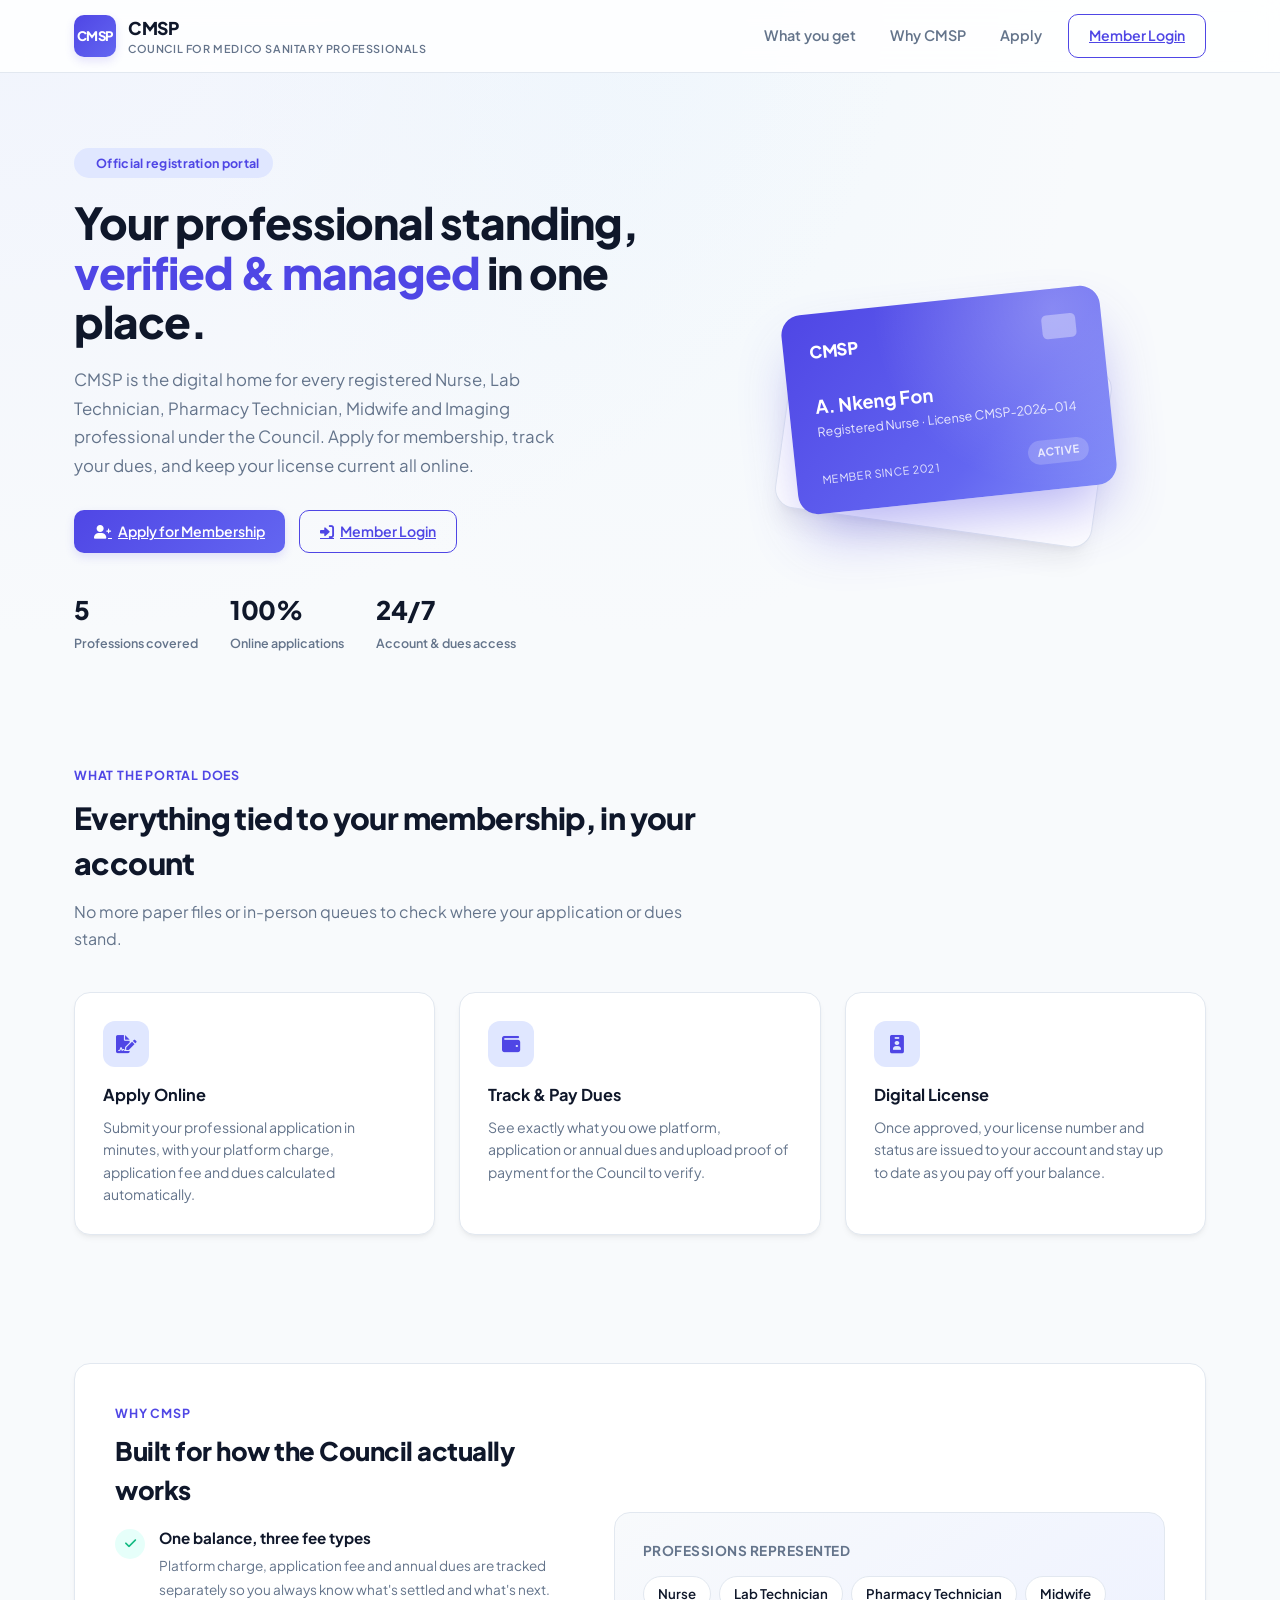
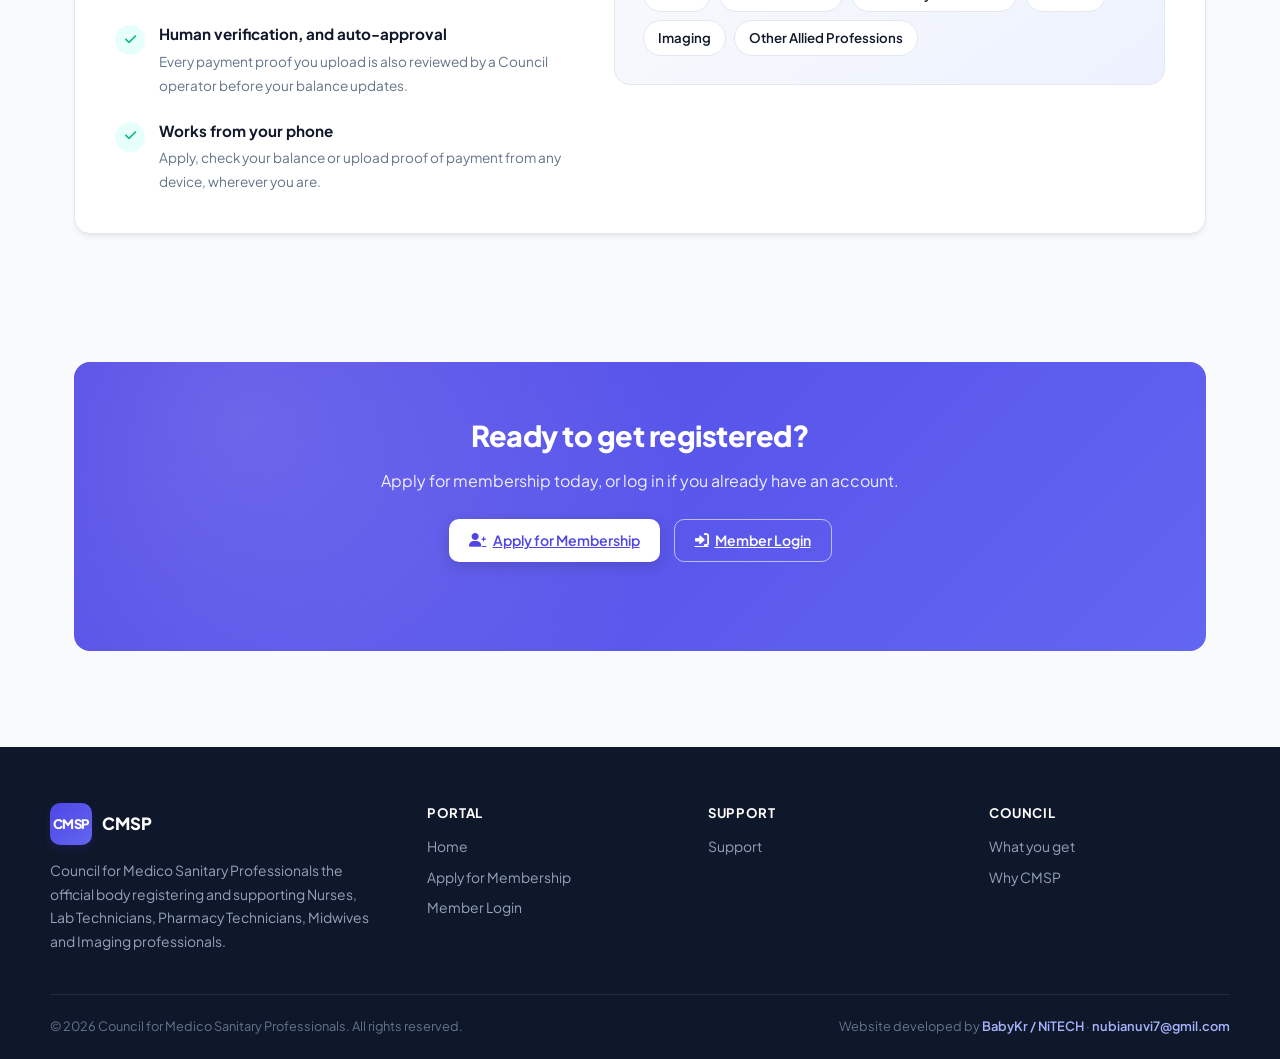
<file: index.html>
<!DOCTYPE html>
<html>
<head>
    <meta charset="UTF-8">
    <meta name="viewport" content="width=device-width, initial-scale=1, maximum-scale=1">
    <title>CMSP — Council for Medico Sanitary Professionals</title>
    <link rel="icon" href="/uploads/cmsp.png" type="image/png">
    <link rel="stylesheet" href="css/style.css">
    <link rel="stylesheet" href="css/landing.css">
    <link rel="stylesheet" href="https://cdnjs.cloudflare.com/ajax/libs/font-awesome/6.0.0/css/all.min.css">
</head>
<body>

    <header class="land-header">
        <nav class="land-nav">
            <a href="index.html" class="land-brand">
                <div class="brand-logo">CMSP</div>
                <div class="land-brand-text"><h1>CMSP</h1><p>Council for Medico Sanitary Professionals</p></div>
            </a>
            <button class="land-menu-toggle" onclick="document.getElementById('landLinks').classList.toggle('open')">
                <i class="fas fa-bars"></i>
            </button>
            <div class="land-links" id="landLinks">
                <a href="#what-you-get" class="nav-link">What you get</a>
                <a href="#why-cmsp" class="nav-link">Why CMSP</a>
                <a href="register.html" class="nav-link">Apply</a>
                <a href="login.html" class="btn btn-outline">Member Login</a>
            </div>
        </nav>
    </header>

    <section class="hero">
        <div>
            <span class="hero-eyebrow"><i class="fas fa-shield-halved"></i> Official registration portal</span>
            <h1>Your professional standing, <em>verified &amp; managed</em> in one place.</h1>
            <p class="lead">
                CMSP is the digital home for every registered Nurse, Lab Technician, Pharmacy Technician,
                Midwife and Imaging professional under the Council. Apply for membership, track your dues,
                and keep your license current all online.
            </p>
            <div class="hero-ctas">
                <a href="register.html" class="btn btn-primary"><i class="fas fa-user-plus"></i> Apply for Membership</a>
                <a href="login.html" class="btn btn-outline"><i class="fas fa-right-to-bracket"></i> Member Login</a>
            </div>
            <div class="hero-stats">
                <div class="stat"><b>5</b><span>Professions covered</span></div>
                <div class="stat"><b>100%</b><span>Online applications</span></div>
                <div class="stat"><b>24/7</b><span>Account &amp; dues access</span></div>
            </div>
        </div>

        <div class="card-stage">
            <div class="card-behind"></div>
            <div class="id-card">
                <div class="id-top">
                    <span class="id-logo">CMSP</span>
                    <div class="id-chip"></div>
                </div>
                <div class="id-name">A. Nkeng Fon</div>
                <div class="id-role">Registered Nurse · License CMSP-2026-014</div>
                <div class="id-foot">
                    <span>Member since 2021</span>
                    <span class="id-status">Active</span>
                </div>
            </div>
        </div>
    </section>

    <section class="land-section" id="what-you-get">
        <div class="land-section-head">
            <span class="land-eyebrow">What the portal does</span>
            <h2>Everything tied to your membership, in your account</h2>
            <p>No more paper files or in-person queues to check where your application or dues stand.</p>
        </div>
        <div class="feature-grid">
            <div class="feature-card">
                <div class="feature-icon"><i class="fas fa-file-signature"></i></div>
                <h3>Apply Online</h3>
                <p>Submit your professional application in minutes, with your platform charge, application fee and dues calculated automatically.</p>
            </div>
            <div class="feature-card">
                <div class="feature-icon"><i class="fas fa-wallet"></i></div>
                <h3>Track &amp; Pay Dues</h3>
                <p>See exactly what you owe platform, application or annual dues and upload proof of payment for the Council to verify.</p>
            </div>
            <div class="feature-card">
                <div class="feature-icon"><i class="fas fa-id-badge"></i></div>
                <h3>Digital License</h3>
                <p>Once approved, your license number and status are issued to your account and stay up to date as you pay off your balance.</p>
            </div>
        </div>
    </section>

    <section class="land-section" id="why-cmsp">
        <div class="why-wrap">
            <div>
                <span class="land-eyebrow">Why CMSP</span>
                <h2 style="font-size:1.6rem;font-weight:800;letter-spacing:-0.5px;color:var(--text-dark);margin-bottom:18px;">Built for how the Council actually works</h2>
                <ul class="why-list">
                    <li>
                        <i class="fas fa-check"></i>
                        <div><strong>One balance, three fee types</strong><span>Platform charge, application fee and annual dues are tracked separately so you always know what's settled and what's next.</span></div>
                    </li>
                    <li>
                        <i class="fas fa-check"></i>
                        <div><strong>Human verification, and auto-approval</strong><span>Every payment proof you upload is also reviewed by a Council operator before your balance updates.</span></div>
                    </li>
                    <li>
                        <i class="fas fa-check"></i>
                        <div><strong>Works from your phone</strong><span>Apply, check your balance or upload proof of payment from any device, wherever you are.</span></div>
                    </li>
                </ul>
            </div>
            <div class="professions-panel">
                <h4>Professions represented</h4>
                <div class="chip-row">
                    <span class="chip">Nurse</span>
                    <span class="chip">Lab Technician</span>
                    <span class="chip">Pharmacy Technician</span>
                    <span class="chip">Midwife</span>
                    <span class="chip">Imaging</span>
                    <span class="chip">Other Allied Professions</span>
                </div>
            </div>
        </div>
    </section>

    <section class="land-section">
        <div class="cta-banner">
            <h2>Ready to get registered?</h2>
            <p>Apply for membership today, or log in if you already have an account.</p>
            <div class="hero-ctas">
                <a href="register.html" class="btn btn-white"><i class="fas fa-user-plus"></i> Apply for Membership</a>
                <a href="login.html" class="btn btn-ghost-white"><i class="fas fa-right-to-bracket"></i> Member Login</a>
            </div>
        </div>
    </section>

    <footer class="land-footer">
        <div class="footer-inner">
            <div>
                <div class="footer-brand">
                    <div class="brand-logo">CMSP</div>
                    <span>CMSP</span>
                </div>
                <p class="footer-desc">
                    Council for Medico Sanitary Professionals the official body registering and
                    supporting Nurses, Lab Technicians, Pharmacy Technicians, Midwives and Imaging
                    professionals.
                </p>
            </div>
            <div class="footer-col">
                <h5>Portal</h5>
                <a href="index.html">Home</a>
                <a href="register.html">Apply for Membership</a>
                <a href="login.html">Member Login</a>
            </div>
            <div class="footer-col">
                <h5>Support</h5>
                <a href="https://wa.me/237679825212" target="_blank">Support</a>
            </div>
            <div class="footer-col">
                <h5>Council</h5>
                <a href="#what-you-get">What you get</a>
                <a href="#why-cmsp">Why CMSP</a>
            </div>
        </div>
        <div class="footer-bottom">
            <span>&copy; <span id="year"></span> Council for Medico Sanitary Professionals. All rights reserved.</span>
            <span class="dev-credit">Website developed by <a href="#">BabyKr / NiTECH</a> &middot; <a href="mailto:nubianuvi7@gmail.com">nubianuvi7@gmil.com</a></span>
        </div>
    </footer>

    <script>document.getElementById('year').innerText = new Date().getFullYear();</script>
</body>
</html>
</file>
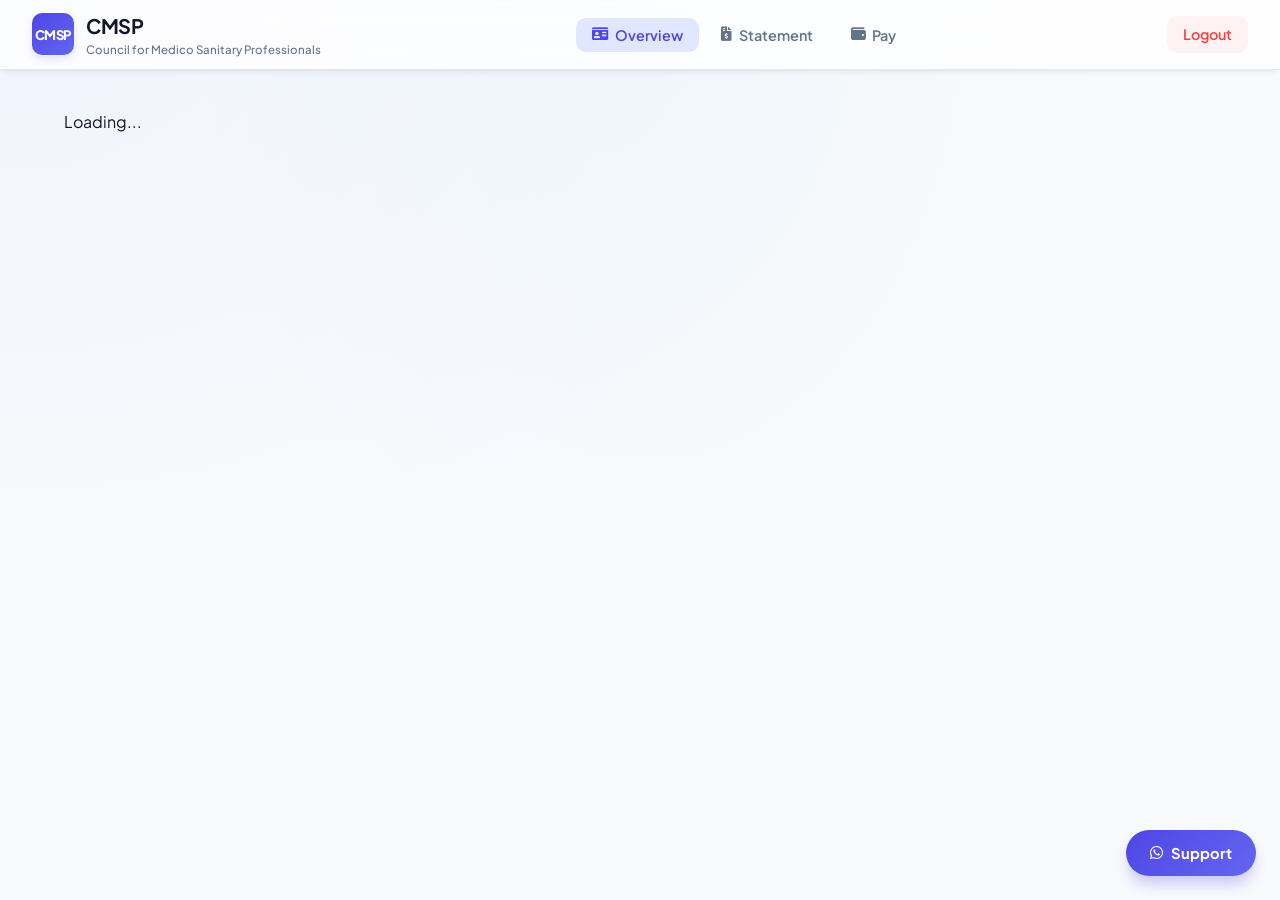
<file: dashboard_member.html>
<!DOCTYPE html>
<html>
<head>
    <meta charset="UTF-8">
    <meta name="viewport" content="width=device-width, initial-scale=1, maximum-scale=1">
    <title>CMSP Member Dashboard</title>
    <link rel="icon" href="/uploads/cmsp.png" type="image/png">
    <link rel="stylesheet" href="css/style.css">
    <link rel="stylesheet" href="https://cdnjs.cloudflare.com/ajax/libs/font-awesome/6.0.0/css/all.min.css">
    <style>
        /* --- REFINED & CLEANED TABLE STYLING --- */
        .fee-table { width:100%; border-collapse:collapse; margin-bottom:24px; margin-top: 10px; }
        .fee-table td { padding: 12px 10px; border-bottom: 1px solid #edf2f7; vertical-align: middle; }
        
        /* Override global layout header styling conflicts */
        .fee-table thead { background: transparent !important; }
        .fee-table thead th { 
            color: var(--text-light) !important; 
            font-size: 0.8rem; 
            font-weight: 600; 
            padding: 8px 10px 12px 10px; 
            text-transform: uppercase; 
            letter-spacing: 0.5px; 
            border-bottom: 2px solid #e2e8f0;
            background: transparent !important;
        }
        .fee-table tbody tr { transition: background 0.15s ease; }
        .fee-table tbody tr:hover { background: #f8fafc; }

        /* Row context highlights */
        .fee-table .next-row td { font-weight: 500; background: #fffbeb; }
        .fee-table .settled td { color: #a0aec0; text-decoration: line-through; font-size: 0.85rem; }

        /* Unified modern status badges */
        .settled-tag { font-size: 0.7rem; background: #e6fffa; color: #319795; padding: 3px 8px; border-radius: 12px; margin-left: 8px; font-weight: 600; display: inline-flex; align-items: center; gap: 4px; }
        .next-tag { font-size: 0.7rem; background: #fffaf0; color: #dd6b20; padding: 3px 8px; border-radius: 12px; margin-left: 8px; font-weight: 600; display: inline-flex; align-items: center; gap: 4px; border: 1px solid #fbd38d; }

        /* Clean data column alignment metrics for footer elements */
        .fee-table tfoot tr td { padding: 12px 10px; border-bottom: none; }
        .fee-table .total-row td { font-weight: 700; font-size: 1.05rem; border-top: 2px solid #4a5568; color: var(--text-dark); }
        .fee-table .paid-row td { color: var(--success-color); font-weight: 600; font-size: 1rem; border-top: 1px solid #e2e8f0; }
        .fee-table .balance-row td { color: var(--danger-color); font-weight: 700; font-size: 1.15rem; border-top: 1px solid #e2e8f0; border-bottom: 2px solid var(--danger-color); background: #fff5f5; }

        /* --- PROFESSIONAL PAYMENT INTERFACE FORM --- */
        .pay-type-group { display:flex; gap:0; border:1px solid #ddd; border-radius:6px; overflow:hidden; margin-bottom:20px; }
        .pay-type-btn { flex:1; padding:12px 4px; border:none; background:#f9f9f9; cursor:pointer; font-size:0.78rem; font-weight:600; color:var(--text-light); transition:all 0.15s; text-align:center; border-right:1px solid #ddd; position:relative; }
        .pay-type-btn:last-child { border-right:none; }
        .pay-type-btn.active { color:#fff; }
        .pay-type-btn.active.platform { background:#7b1fa2; }
        .pay-type-btn.active.appfee   { background:#1565c0; }
        .pay-type-btn.active.dues     { background:#2e7d32; }
        .pay-type-btn:disabled { opacity:0.35; cursor:not-allowed; }

        .form-group { margin-bottom: 20px; }
        .form-group label { display: block; margin-bottom: 8px; font-size: 0.88rem; font-weight: 600; color: var(--text-dark); }
        .form-control { 
            width: 100%; 
            padding: 11px 14px; 
            border: 1px solid #ccc; 
            border-radius: 6px; 
            font-size: 0.95rem; 
            font-family: inherit;
            color: var(--text-dark);
            background-color: #fff;
            transition: border-color 0.2s, box-shadow 0.2s;
            box-sizing: border-box;
        }
        .form-control:focus { border-color: var(--primary-color); outline: none; box-shadow: 0 0 0 3px rgba(13, 71, 161, 0.15); }
        .form-control:read-only { background-color: #f5f5f5; color: #555; cursor: not-allowed; }

        /* Balanced File Upload Alignment Element */
        .file-upload-wrapper { display: flex; align-items: center; gap: 12px; border: 1px dashed #ccc; padding: 8px; border-radius: 6px; background: #fafafa; }
        .file-upload-wrapper .btn-outline { white-space: nowrap; padding: 8px 16px; border-radius: 4px; font-size: 0.85rem; margin-bottom: 0; }
        .file-name-text { font-size: 0.85rem; color: var(--text-light); overflow: hidden; text-overflow: ellipsis; white-space: nowrap; }
        
        .submit-payment-btn { width: 100%; padding: 12px; font-size: 1rem; font-weight: 600; border-radius: 6px; transition: background 0.2s; margin-top: 5px; }

        /* --- Dashboard top nav tabs --- */
        .dash-nav { display:flex; gap:6px; }
        .dash-nav-link {
            display:flex; align-items:center; gap:7px;
            background:transparent; border:none; cursor:pointer;
            color: var(--text-light); font-weight:600; font-size:0.9rem;
            padding:8px 16px; border-radius: var(--radius-md);
            transition: all 0.2s ease; font-family:inherit;
        }
        .dash-nav-link:hover { background:#f1f5f9; color:var(--text-dark); }
        .dash-nav-link.active { background:var(--accent-light); color:var(--primary-color); }

        @media (max-width: 600px) {
            .dashboard-container { padding: 0 0.75rem; margin: 1.25rem auto; }
            .table-card > div { padding: 1.25rem !important; }
            .fee-table td { padding: 10px 6px; font-size: 0.85rem; }
            .fee-table thead th { padding: 6px 6px 10px 6px; font-size: 0.72rem; }
            .pay-type-btn { font-size: 0.7rem; padding: 10px 2px; }
            .info-grid { grid-template-columns: 1fr !important; }
            .main-header { flex-wrap: wrap; height: auto; padding: 10px 1rem; gap: 8px; }
            .dash-nav { order: 3; width: 100%; justify-content: center; border-top: 1px solid var(--border-color); padding-top: 8px; }
            .dash-nav-link { flex: 1; justify-content: center; }
        }
    </style>
</head>
<body>

    <header class="main-header">
        <div class="brand">
            <div class="brand-logo">CMSP</div>
            <div class="brand-text"><h1>CMSP</h1><p>Council for Medico Sanitary Professionals</p></div>
        </div>
        <nav class="dash-nav" id="dashNav">
            <button type="button" class="dash-nav-link active" id="navBtnOverview" onclick="switchDashboardTab('overview')">
                <i class="fas fa-id-card"></i> Overview
            </button>
            <button type="button" class="dash-nav-link" id="navBtnStatement" onclick="switchDashboardTab('statement')">
                <i class="fas fa-file-invoice-dollar"></i> Statement
            </button>
            <button type="button" class="dash-nav-link" id="navBtnPay" onclick="switchDashboardTab('pay')">
                <i class="fas fa-wallet"></i> Pay
            </button>
        </nav>
        <div class="header-right">
            <a href="php/logout.php" class="header-link logout">Logout</a>
        </div>
    </header>

    <div class="dashboard-container">
        <div id="profileData">Loading...</div>
    </div>

    <div class="support-fab">
        <a href="https://wa.me/237679825212" target="_blank">
            <i class="fab fa-whatsapp"></i> Support
        </a>
    </div>

    <script>
        let _fees = { platform_charge:0, application:0, dues:0 };
        let _rem  = { platform_charge:0, application:0, dues:0 };

        fetch('php/get_member.php')
        .then(r=>r.json())
        .then(data=>{
            if(data.status==='error'){window.location.href='index.html';return;}

            _fees = { platform_charge: parseFloat(data.platform_charge)||0, application: parseFloat(data.application_fee)||0, dues: parseFloat(data.dues)||0 };
            _rem  = { platform_charge: parseFloat(data.remaining_platform)||0, application: parseFloat(data.remaining_application)||0, dues: parseFloat(data.remaining_dues)||0 };

            let statusText  = data.balance_due<=0?'Complete':'Owing';
            let statusClass = data.balance_due<=0?'badge-success':'badge-danger';
            let paidTotal   = Math.max(0, data.grand_total - data.balance_due);

            // Rebuilt function to fix broken text character symbols encoding bugs using clean Font Awesome components
            function feeRow(label, total, paid, remaining, type) {
                let settled = remaining <= 0;
                let isNext  = (data.next_payment_type === type);
                
                let tag = settled ? '<span class="settled-tag"><i class="fas fa-check-circle"></i> Settled</span>'
                        : isNext  ? '<span class="next-tag"><i class="fas fa-clock"></i> Next</span>' : '';
                let cls = settled ? 'settled' : isNext ? 'next-row' : '';
                
                return `<tr class="${cls}">
                    <td><strong>${label}</strong>${tag}</td>
                    <td style="text-align:right; font-weight:500;">${parseFloat(total).toLocaleString()} XAF</td>
                    <td style="text-align:right; font-weight:500; color:${paid > 0 ? 'var(--success-color)' : '#a0aec0'};">
                        ${paid > 0 ? parseFloat(paid).toLocaleString() + ' XAF' : '0 XAF'}
                    </td>
                </tr>`;
            }

            let platformRow = _fees.platform_charge > 0
                ? feeRow('Platform Charge', _fees.platform_charge, data.paid_platform, _rem.platform_charge, 'platform_charge') : '';

            let platDisabled = _fees.platform_charge<=0 ? 'disabled' : '';
            let platLabel    = _fees.platform_charge<=0 ? 'N/A'
                             : _rem.platform_charge<=0 ? '✓ Settled'
                             : _rem.platform_charge.toLocaleString()+' XAF';
            let appLabel     = _rem.application<=0 ? '✓ Settled' : _rem.application.toLocaleString()+' XAF';
            let duesLabel    = _rem.dues<=0 ? '✓ Settled' : _rem.dues.toLocaleString()+' XAF';

            let html = `
                <div class="table-card" style="max-width:600px;margin:0 auto;">

                    <!-- ===== OVERVIEW TAB ===== -->
                    <div id="dashTabOverview">
                        <div style="padding:2rem;text-align:center;border-bottom:1px solid #eee;">
                            <img src="uploads/${data.photo}" onerror="this.src='uploads/default.jpg'"
                                 style="width:100px;height:100px;border-radius:50%;border:3px solid var(--primary-color);margin-bottom:10px;">
                            <h2>${data.name}</h2>
                            <p style="color:var(--text-light);">${data.profession}</p>
                            <div class="badge ${statusClass}" style="margin-top:5px;font-size:1rem;">Status: ${statusText}</div>
                        </div>

                        <div style="padding:2rem;">
                            <h3 style="margin-bottom:15px;">Profile Details</h3>
                            <div class="info-grid">
                                <div class="info-box"><label>Email</label><p>${data.email}</p></div>
                                <div class="info-box"><label>Phone</label><p>${data.phone||'N/A'}</p></div>
                                <div class="info-box"><label>License</label><p>${data.license_number||'Pending'}</p></div>
                                <div class="info-box"><label>School</label><p>${data.school||'N/A'}</p></div>
                                <div class="info-box"><label>Grad Year</label><p>${data.year_graduation}</p></div>
                                <div class="info-box"><label>Address</label><p>${data.address||'N/A'}</p></div>
                            </div>

                            <div style="text-align:center;margin-top:1.5rem;">
                                <button class="btn btn-outline" onclick="switchDashboardTab('statement')">
                                    <i class="fas fa-file-invoice-dollar"></i> View Statement
                                </button>
                            </div>
                        </div>
                    </div>

                    <!-- ===== STATEMENT TAB ===== -->
                    <div id="dashTabStatement" style="display:none;">
                        <div style="padding:2rem;">
                            <h3 style="margin-bottom:15px;">Financial Statement</h3>
                            
                            <!-- Perfectly structured clean table blueprint configuration layout -->
                            <table class="fee-table">
                                <thead>
                                    <tr>
                                        <th style="text-align:left; width: 45%;">Fee Type</th>
                                        <th style="text-align:right; width: 27.5%;">Total Assessment</th>
                                        <th style="text-align:right; width: 27.5%;">Amount Paid</th>
                                    </tr>
                                </thead>
                                <tbody>
                                    ${platformRow}
                                    ${feeRow('Application Fee', _fees.application, data.paid_application, _rem.application, 'application')}
                                    ${feeRow('Annual Dues & Arrears', _fees.dues, data.paid_dues, _rem.dues, 'dues')}
                                </tbody>
                                <tfoot>
                                    <tr class="total-row">
                                        <td>Grand Total</td>
                                        <td></td>
                                        <td style="text-align:right;">${parseFloat(data.grand_total).toLocaleString()} XAF</td>
                                    </tr>
                                    <tr class="paid-row">
                                        <td>Total Paid</td>
                                        <td></td>
                                        <td style="text-align:right;">${paidTotal.toLocaleString()} XAF</td>
                                    </tr>
                                    <tr class="balance-row">
                                        <td>Balance Due</td>
                                        <td></td>
                                        <td style="text-align:right;">${parseFloat(data.balance_due).toLocaleString()} XAF</td>
                                    </tr>
                                </tfoot>
                            </table>

                            <div style="text-align:center;margin-top:1.5rem;">
                                <button class="btn btn-primary" onclick="switchDashboardTab('pay')">
                                    <i class="fas fa-wallet"></i> Go to Payments
                                </button>
                            </div>
                        </div>
                    </div>

                    <!-- ===== PAY TAB ===== -->
                    <div id="dashTabPay" style="display:none;">
                        <div style="padding:2rem;">
                            <h3 style="margin-bottom:6px;">Make a Payment</h3>
                            <p style="font-size:0.83rem;color:var(--text-light);margin-bottom:16px;">
                                Select type — amount auto-fills. Platform charge is fixed.
                            </p>

                            <!-- Order: Platform → App Fee → Dues -->
                            <div class="pay-type-group">
                                <button type="button" class="pay-type-btn platform" id="mbtn_platform"
                                    onclick="selectPayType('platform_charge')" ${platDisabled}>
                                    <div>Platform</div>
                                    <div style="font-size:0.7rem;margin-top:2px;">${platLabel}</div>
                                </button>
                                <button type="button" class="pay-type-btn appfee" id="mbtn_application"
                                    onclick="selectPayType('application')">
                                    <div>App Fee</div>
                                    <div style="font-size:0.7rem;margin-top:2px;">${appLabel}</div>
                                </button>
                                <button type="button" class="pay-type-btn dues" id="mbtn_dues"
                                    onclick="selectPayType('dues')">
                                    <div>Dues</div>
                                    <div style="font-size:0.7rem;margin-top:2px;">${duesLabel}</div>
                                </button>
                            </div>

                            <input type="hidden" id="selectedPayType">

                            <div class="form-group">
                                <label for="payAmount">
                                    Amount (XAF) <span id="platformNote" style="font-size:0.78rem;color:#7b1fa2;font-weight:normal;"></span>
                                </label>
                                <input type="number" id="payAmount" class="form-control" placeholder="Select a payment type above">
                            </div>

                            <!-- Payment method tabs -->
                            <div style="display:flex;gap:0;border:1px solid var(--border-color);border-radius:8px;overflow:hidden;margin-bottom:18px;">
                                <button type="button" id="tabBtnMomo" class="pay-method-tab active" onclick="switchPayTab('momo')" style="flex:1;padding:10px;border:none;cursor:pointer;font-weight:600;font-size:0.85rem;background:var(--primary-color);color:#fff;">
                                    <i class="fas fa-mobile-screen-button"></i> Pay by Mobile Money
                                </button>
                                <button type="button" id="tabBtnManual" class="pay-method-tab" onclick="switchPayTab('manual')" style="flex:1;padding:10px;border:none;border-left:1px solid var(--border-color);cursor:pointer;font-weight:600;font-size:0.85rem;background:#f8fafc;color:var(--text-light);">
                                    <i class="fas fa-paper-plane"></i> I already sent money
                                </button>
                            </div>

                            <!-- Tab 1: Direct Mobile Money collection via MeSomb -->
                            <div id="tabMomo">
                                <div class="form-group">
                                    <label>Network</label>
                                    <div style="display:flex;gap:10px;">
                                        <button type="button" id="netBtnMTN" class="btn btn-outline" style="flex:1;" onclick="selectNetwork('MTN')"><i class="fas fa-signal"></i> MTN MoMo</button>
                                        <button type="button" id="netBtnORANGE" class="btn btn-outline" style="flex:1;" onclick="selectNetwork('ORANGE')"><i class="fas fa-signal"></i> Orange Money</button>
                                    </div>
                                    <input type="hidden" id="selectedNetwork">
                                </div>
                                <div class="form-group">
                                    <label for="momoPhone">Mobile Money Number</label>
                                    <input type="tel" id="momoPhone" class="form-control" placeholder="e.g. 6XXXXXXXX">
                                </div>
                                <button id="momoBtn" onclick="payWithMomo()" class="btn btn-primary submit-payment-btn">
                                    <i class="fas fa-mobile-screen-button"></i> Pay Now
                                </button>
                                <p style="font-size:0.78rem;color:var(--text-light);margin-top:8px;text-align:center;">
                                    You'll get a prompt on your phone to confirm the payment.
                                </p>
                            </div>

                            <!-- Tab 2: Manual transfer info + proof upload -->
                            <div id="tabManual" style="display:none;">
                                <div id="payInfoBox" style="background:#f8fafc;border:1px solid var(--border-color);border-radius:8px;padding:14px 16px;margin-bottom:18px;font-size:0.85rem;">
                                    Loading payment details...
                                </div>
                                <div class="form-group">
                                    <label for="txSenderPhone">Phone number money was sent FROM *</label>
                                    <input type="tel" id="txSenderPhone" class="form-control" placeholder="e.g. 6XXXXXXXX">
                                </div>
                                <div class="form-group">
                                    <label for="txSenderName">Sender's Name <span style="font-weight:normal;color:var(--text-light);">(if not you)</span></label>
                                    <input type="text" id="txSenderName" class="form-control" placeholder="Name on the mobile money account">
                                </div>
                                <div class="form-group">
                                    <label for="txId">Transaction ID <span style="font-weight:normal;color:var(--text-light);">(from the confirmation SMS)</span></label>
                                    <input type="text" id="txId" class="form-control" placeholder="e.g. MP240711.1234.A56789">
                                </div>
                                <div class="form-group">
                                    <label>Proof of Payment</label>
                                    <div class="file-upload-wrapper">
                                        <label class="btn btn-outline" style="cursor:pointer;">
                                            <i class="fas fa-paperclip"></i> Select Proof
                                            <input type="file" id="proofFile" accept="image/*,.pdf" style="display:none"
                                                onchange="document.getElementById('fn').innerText=this.files[0].name">
                                        </label>
                                        <span id="fn" class="file-name-text">No file chosen</span>
                                    </div>
                                </div>
                                <button id="submitBtn" onclick="uploadProof()" class="btn btn-primary submit-payment-btn">Submit Proof</button>
                            </div>

                            <p id="payMsg" style="text-align:center;margin-top:12px;font-size:0.9rem;font-weight:500;"></p>
                        </div>
                    </div>
                    <!-- /PAY TAB -->
                </div>`;

            document.getElementById('profileData').innerHTML = html;

            // Auto-select next due type
            if (data.next_payment_type) selectPayType(data.next_payment_type);
            else if (_fees.platform_charge>0) selectPayType('platform_charge');
            else selectPayType('application');
        });

        function switchDashboardTab(tab) {
            const panels = {
                overview:  document.getElementById('dashTabOverview'),
                statement: document.getElementById('dashTabStatement'),
                pay:       document.getElementById('dashTabPay'),
            };
            const navs = {
                overview:  document.getElementById('navBtnOverview'),
                statement: document.getElementById('navBtnStatement'),
                pay:       document.getElementById('navBtnPay'),
            };
            if (!panels.overview || !panels.statement || !panels.pay) return;

            Object.keys(panels).forEach(key => {
                panels[key].style.display = (key === tab) ? 'block' : 'none';
                navs[key].classList.toggle('active', key === tab);
            });
            window.scrollTo({ top: 0, behavior: 'smooth' });
        }

        function selectPayType(type) {
            ['mbtn_platform','mbtn_application','mbtn_dues'].forEach(id=>{
                let el=document.getElementById(id); if(el) el.classList.remove('active');
            });
            let btnId = type==='platform_charge'?'mbtn_platform': type==='application'?'mbtn_application':'mbtn_dues';
            let btn   = document.getElementById(btnId);
            if(btn && !btn.disabled) btn.classList.add('active');
            document.getElementById('selectedPayType').value = type;

            let rem    = _rem[type] || 0;
            let input = document.getElementById('payAmount');
            let note  = document.getElementById('platformNote');
            if(!input) return;
            input.value    = rem > 0 ? rem : 0;
            input.readOnly = false;
            note.innerText = '';
            if(type==='platform_charge'){ input.readOnly=true; note.innerText='(fixed amount)'; }
        }

        function switchPayTab(tab) {
            const momoTab = document.getElementById('tabMomo');
            const manualTab = document.getElementById('tabManual');
            const btnMomo = document.getElementById('tabBtnMomo');
            const btnManual = document.getElementById('tabBtnManual');
            document.getElementById('payMsg').innerText = '';

            if (tab === 'momo') {
                momoTab.style.display = 'block';
                manualTab.style.display = 'none';
                btnMomo.style.background = 'var(--primary-color)'; btnMomo.style.color = '#fff';
                btnManual.style.background = '#f8fafc'; btnManual.style.color = 'var(--text-light)';
            } else {
                momoTab.style.display = 'none';
                manualTab.style.display = 'block';
                btnManual.style.background = 'var(--primary-color)'; btnManual.style.color = '#fff';
                btnMomo.style.background = '#f8fafc'; btnMomo.style.color = 'var(--text-light)';
                loadPaymentInfo();
            }
        }

        let _paymentInfoLoaded = false;
        function loadPaymentInfo() {
            if (_paymentInfoLoaded) return;
            fetch('php/get_payment_info.php').then(r=>r.json()).then(d=>{
                const box = document.getElementById('payInfoBox');
                if (d.status !== 'success') { box.innerText = 'Could not load payment details. Please contact support.'; return; }
                _paymentInfoLoaded = true;
                box.innerHTML = `
                    <p style="margin-bottom:8px;font-weight:600;color:var(--text-dark);"><i class="fas fa-circle-info" style="color:var(--primary-color);"></i> Send your payment to:</p>
                    <p style="margin-bottom:4px;"><strong>MTN Mobile Money:</strong> ${d.momo_number}</p>
                    <p style="margin-bottom:4px;"><strong>Orange Money:</strong> ${d.om_number}</p>
                    <p style="margin-bottom:8px;"><strong>Account Name:</strong> ${d.account_name}</p>
                    <p style="color:var(--text-light);font-size:0.8rem;">After sending, attach a screenshot/photo of the confirmation SMS or receipt below so an operator can verify it.</p>`;
            });
        }

        function selectNetwork(net) {
            document.getElementById('selectedNetwork').value = net;
            document.getElementById('netBtnMTN').classList.toggle('btn-outline', net!=='MTN');
            document.getElementById('netBtnMTN').classList.toggle('btn-primary', net==='MTN');
            document.getElementById('netBtnORANGE').classList.toggle('btn-outline', net!=='ORANGE');
            document.getElementById('netBtnORANGE').classList.toggle('btn-primary', net==='ORANGE');
        }

        function payWithMomo() {
            let amt     = parseFloat(document.getElementById('payAmount').value);
            let type    = document.getElementById('selectedPayType').value;
            let network = document.getElementById('selectedNetwork').value;
            let phone   = document.getElementById('momoPhone').value.trim();
            let msg     = document.getElementById('payMsg');

            if (!type) { msg.innerText='Select a payment type.'; msg.style.color='red'; return; }
            if (!amt || amt<=0) { msg.innerText='Enter a valid amount.'; msg.style.color='red'; return; }
            if (!network) { msg.innerText='Choose MTN or Orange Money.'; msg.style.color='red'; return; }
            if (phone.replace(/\D/g,'').length < 9) { msg.innerText='Enter a valid mobile number.'; msg.style.color='red'; return; }

            let btn = document.getElementById('momoBtn');
            btn.disabled = true; btn.innerHTML = '<i class="fas fa-spinner fa-spin"></i> Confirm on your phone...';
            msg.innerText = '';

            fetch('php/initiate_mobile_payment.php', {
                method:'POST', headers:{'Content-Type':'application/json'},
                body: JSON.stringify({ amount:amt, payment_type:type, service:network, phone:phone })
            }).then(r=>r.json()).then(d=>{
                btn.disabled=false; btn.innerHTML='<i class="fas fa-mobile-screen-button"></i> Pay Now';
                msg.innerText = d.warning || d.message;
                msg.style.color = d.status==='success' ? 'green' : 'red';
                if (d.status==='success') setTimeout(()=>location.reload(), 1800);
            }).catch(()=>{
                btn.disabled=false; btn.innerHTML='<i class="fas fa-mobile-screen-button"></i> Pay Now';
                msg.innerText = 'Connection error. Please try again.'; msg.style.color='red';
            });
        }

        function uploadProof(){
            let amt         = parseFloat(document.getElementById('payAmount').value);
            let type        = document.getElementById('selectedPayType').value;
            let file        = document.getElementById('proofFile');
            let senderPhone = document.getElementById('txSenderPhone').value.trim();
            let senderName  = document.getElementById('txSenderName').value.trim();
            let txId        = document.getElementById('txId').value.trim();
            let msg         = document.getElementById('payMsg');

            if(!type){msg.innerText='Select a payment type.';msg.style.color='red';return;}
            if(!amt||amt<=0){msg.innerText='Enter a valid amount.';msg.style.color='red';return;}
            if(senderPhone.replace(/\D/g,'').length < 9){msg.innerText='Enter the phone number the money was sent from.';msg.style.color='red';return;}
            if(!file.files.length){msg.innerText='Select a proof file.';msg.style.color='red';return;}

            let btn=document.getElementById('submitBtn');
            btn.disabled=true; btn.innerText='Uploading...';

            let fd=new FormData();
            fd.append('amount',amt); fd.append('payment_type',type); fd.append('proof',file.files[0]);
            fd.append('sender_phone',senderPhone); fd.append('sender_name',senderName); fd.append('transaction_id',txId);

            fetch('php/upload_proof.php',{method:'POST',body:fd})
            .then(r=>r.json()).then(d=>{
                btn.disabled=false; btn.innerText='Submit Proof';
                msg.innerText=d.message; msg.style.color=d.status==='success'?'green':'red';
                if(d.status==='success'){
                    document.getElementById('payAmount').value='';
                    document.getElementById('txSenderPhone').value='';
                    document.getElementById('txSenderName').value='';
                    document.getElementById('txId').value='';
                    file.value=''; document.getElementById('fn').innerText='No file chosen';
                    setTimeout(()=>location.reload(),1500);
                }
            });
        }
    </script>
</body>
</html>
</file>
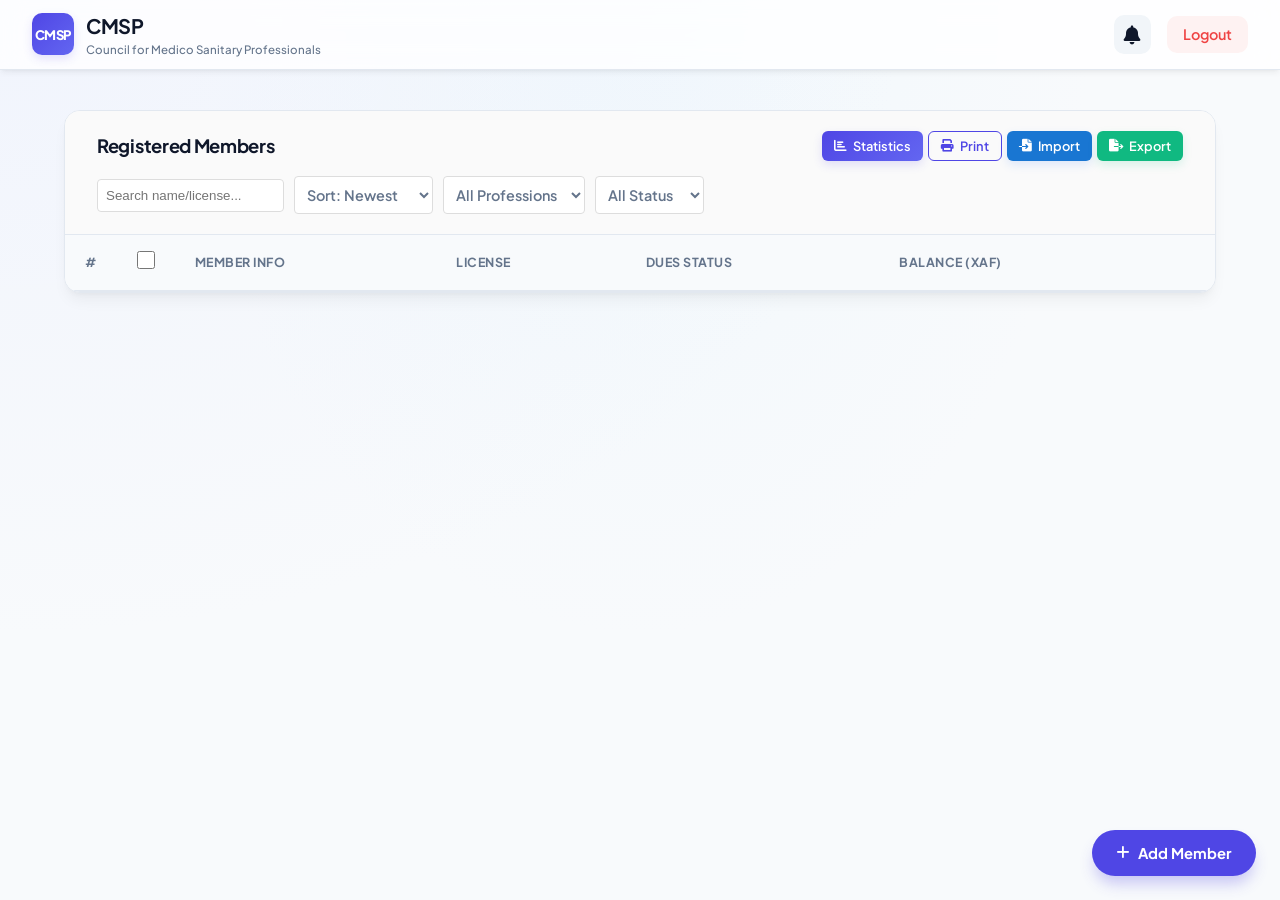
<file: dashboard_operator.html>
<!DOCTYPE html>
<html>
<head>
    <meta charset="UTF-8">
    <meta name="viewport" content="width=device-width, initial-scale=1, maximum-scale=1">
    <title>CMSP Admin Dashboard</title>
    <link rel="icon" href="/uploads/cmsp.png" type="image/png">
    <link rel="stylesheet" href="css/style.css">
    <link rel="stylesheet" href="https://cdnjs.cloudflare.com/ajax/libs/font-awesome/6.0.0/css/all.min.css">
    <style>
        .modal-form input, .modal-form select { width:100%; margin-bottom:12px; padding:10px; border:1px solid #ddd; border-radius:4px; }
        .action-divider { border-top:1px solid #eee; margin-top:15px; padding-top:15px; }

        /* --- Member profile modal tab bar --- */
        .prof-tab-nav { display:flex; gap:0; border:1px solid var(--border-color); border-radius:8px; overflow:hidden; margin-bottom:18px; }
        .prof-tab-btn {
            flex:1; padding:10px; border:none; border-right:1px solid var(--border-color);
            cursor:pointer; font-weight:600; font-size:0.85rem; font-family:inherit;
            background:#f8fafc; color:var(--text-light); transition:all 0.15s;
        }
        .prof-tab-btn:last-child { border-right:none; }
        .prof-tab-btn.active { background:var(--primary-color); color:#fff; }
        .toast { visibility:hidden; min-width:250px; margin-left:-125px; background:#333; color:#fff; text-align:center; border-radius:2px; padding:16px; position:fixed; z-index:9999; left:50%; bottom:30px; }
        .toast.show { visibility:visible; animation:fadein 0.5s, fadeout 0.5s 2.5s; }
        @keyframes fadein { from{bottom:0;opacity:0} to{bottom:30px;opacity:1} }
        @keyframes fadeout { from{bottom:30px;opacity:1} to{bottom:0;opacity:0} }
        .chk-box { width:18px; height:18px; cursor:pointer; }
        .filters { display:flex; gap:10px; align-items:center; flex-wrap:wrap; }
        .filter-select { padding:8px; border:1px solid #ddd; border-radius:4px; font-size:0.9rem; }

        /* Fee Table */
        .fee-table { width:100%; border-collapse:collapse; margin-bottom:15px; }
        .fee-table td { padding:7px 4px; border-bottom:1px solid #eee; font-size:0.9rem; }
        .fee-table thead { background:transparent; color:var(--text-light); }
        .fee-table thead th { color:var(--text-light) !important; font-size:0.75rem; font-weight:500; padding-bottom:6px; text-transform:none; letter-spacing:0; background:transparent; }
        .fee-table .total-row td { font-weight:bold; border-top:2px solid #333; border-bottom:2px solid #333; font-size:1rem; }
        .fee-table .balance-row td { color:var(--danger-color); font-weight:bold; font-size:1rem; }
        .fee-table .paid-row td { color:var(--success-color); }
        .fee-table .platform-row td { color:#7b1fa2; }
        .fee-table .settled td { color:#aaa; text-decoration:line-through; font-size:0.82rem; }
        .fee-table .next-row td { font-weight:600; background:#fff8e1; border-radius:4px; }
        .settled-tag { font-size:0.7rem; background:#e8f5e9; color:#2e7d32; padding:1px 6px; border-radius:8px; margin-left:6px; font-weight:600; }
        .next-tag { font-size:0.7rem; background:#fff3e0; color:#e65100; padding:1px 6px; border-radius:8px; margin-left:6px; font-weight:600; }

        /* Stats */
        .stats-grid { display:grid; grid-template-columns:repeat(auto-fit,minmax(200px,1fr)); gap:20px; max-height:0; overflow:hidden; transition:max-height 0.5s ease-out, margin 0.5s ease-out; }
        .stats-grid.show-stats { max-height:500px; margin-bottom:30px; }
        .stat-card { background:#fff; padding:20px; border-radius:8px; box-shadow:0 2px 10px rgba(0,0,0,0.05); border-left:5px solid #ddd; display:flex; justify-content:space-between; align-items:center; }
        .stat-card.primary { border-left-color:var(--primary-color); }
        .stat-card.success { border-left-color:var(--success-color); }
        .stat-card.danger  { border-left-color:var(--danger-color); }
        .stat-card.warning { border-left-color:var(--warning-color); }
        .stat-info h3 { margin:0; font-size:0.9rem; color:var(--text-light); }
        .stat-info .value { font-size:1.8rem; font-weight:bold; color:var(--text-dark); margin:5px 0; }
        .stat-info .sub { font-size:0.8rem; color:var(--text-light); }
        .stat-card.primary .stat-icon { color:var(--primary-color); opacity:0.8; font-size:2rem; }
        .stat-card.success .stat-icon { color:var(--success-color); opacity:0.8; font-size:2rem; }
        .stat-card.danger  .stat-icon { color:var(--danger-color);  opacity:0.8; font-size:2rem; }
        .stat-card.warning .stat-icon { color:var(--warning-color); opacity:0.8; font-size:2rem; }

        #selectedCounter { background:var(--primary-color); color:white; padding:4px 10px; border-radius:12px; font-size:0.8rem; margin-left:10px; display:none; }
        .edit-icon { cursor:pointer; margin-left:6px; color:var(--primary-color); font-size:0.78rem; opacity:0.7; }
        .edit-icon:hover { opacity:1; }
        .btn-info { background:#1976d2; color:white; }
        .btn-info:hover { opacity:0.9; }

        /* Payment type badges */
        .type-badge { font-size:0.72rem; padding:2px 8px; border-radius:10px; font-weight:600; display:inline-block; margin-left:4px; }
        .type-app      { background:#e3f2fd; color:#0d47a1; }
        .type-dues     { background:#e8f5e9; color:#2e7d32; }
        .type-platform { background:#f3e5f5; color:#6a1b9a; }

        /* Cash modal payment type selector */
        .pay-type-group { display:flex; gap:0; border:1px solid #ddd; border-radius:6px; overflow:hidden; margin-bottom:14px; }
        .pay-type-btn { flex:1; padding:10px 4px; border:none; background:#f9f9f9; cursor:pointer; font-size:0.78rem; font-weight:500; color:var(--text-light); transition:all 0.15s; text-align:center; border-right:1px solid #ddd; position:relative; }
        .pay-type-btn:last-child { border-right:none; }
        .pay-type-btn.active { color:#fff; }
        .pay-type-btn.active.platform { background:#7b1fa2; }
        .pay-type-btn.active.appfee   { background:#1565c0; }
        .pay-type-btn.active.dues     { background:#2e7d32; }
        .pay-type-btn:disabled { opacity:0.35; cursor:not-allowed; }
        .pay-type-btn .settled-dot { position:absolute; top:4px; right:4px; width:7px; height:7px; background:#2e7d32; border-radius:50%; }

        /* Notification panel inside dropdown */
        .notif-dropdown { width:360px !important; }
        .notif-item { padding:12px 15px; border-bottom:1px solid #f5f5f5; }
        .notif-item .notif-actions { display:flex; gap:6px; margin-top:8px; }
        .notif-item.overpay { border-left:3px solid var(--warning-color); }
        .overpay-badge { font-size:0.7rem; background:#fff3e0; color:#e65100; padding:2px 7px; border-radius:8px; font-weight:600; margin-left:5px; }

        /* Live balance flash */
        @keyframes balflash { 0%{background:#c8e6c9} 100%{background:transparent} }
        .bal-flash { animation:balflash 1s ease-out; }

        /* --- Mobile --- */
        @media (max-width: 600px) {
            .pay-type-btn { font-size: 0.7rem; padding: 9px 2px; }
            .fee-table td { padding: 6px 3px; font-size: 0.82rem; }
            .modal-card { max-width: 94% !important; }
            .action-divider div[style*="display:flex"] > .btn { flex: 1 1 auto; }
        }
    </style>
</head>
<body>

    <header class="main-header">
        <div class="brand">
            <div class="brand-logo">CMSP</div>
            <div class="brand-text"><h1>CMSP</h1><p>Council for Medico Sanitary Professionals</p></div>
        </div>
        <div class="header-right">
            <div style="position:relative;">
                <button class="notif-btn" onclick="toggleNotif()">
                    <i class="fas fa-bell"></i>
                    <span id="notifCount" class="notif-badge" style="display:none;">0</span>
                </button>
                <div id="notifDropdown" class="notif-dropdown">
                    <div class="notif-header">Pending Payments</div>
                    <div id="notifList"></div>
                </div>
            </div>
            <a href="php/logout.php" class="header-link logout">Logout</a>
        </div>
    </header>

    <div class="dashboard-container">
        <div class="stats-grid" id="statsContainer"></div>
        <div class="table-card">
            <div class="toolbar" style="flex-wrap:wrap;gap:15px;">
                <div style="display:flex;align-items:center;gap:15px;">
                    <h3>Registered Members</h3>
                    <span id="selectedCounter">0 selected</span>
                </div>
                <div style="display:flex;gap:5px;flex-wrap:wrap;">
                    <button class="btn btn-primary btn-sm" onclick="toggleStats()"><i class="fas fa-chart-bar"></i> Statistics</button>
                    <button class="btn btn-outline btn-sm" onclick="printSelected()"><i class="fas fa-print"></i> Print</button>
                    <button class="btn btn-info btn-sm" onclick="openImportModal()"><i class="fas fa-file-import"></i> Import</button>
                    <button class="btn btn-success btn-sm" onclick="exportMembers()"><i class="fas fa-file-export"></i> Export</button>
                </div>
                <div class="filters">
                    <input type="text" id="searchInput" placeholder="Search name/license..." style="padding:8px;border:1px solid #ddd;border-radius:4px;" onkeyup="applyFilters()">
                    <select id="filterSort" class="filter-select" onchange="applyFilters()">
                        <option value="">Sort: Newest</option>
                        <option value="name_asc">Name (A-Z)</option>
                        <option value="name_desc">Name (Z-A)</option>
                        <option value="balance_high">Balance (High)</option>
                        <option value="balance_low">Balance (Low)</option>
                    </select>
                    <select id="filterProfession" class="filter-select" onchange="applyFilters()">
                        <option value="">All Professions</option>
                        <option>Nurse</option><option>Lab Tech</option><option>Pharmacy Tech</option>
                        <option>Midwife</option><option>Imaging</option><option>Other</option>
                    </select>
                    <select id="filterStatus" class="filter-select" onchange="applyFilters()">
                        <option value="">All Status</option>
                        <option value="owing">Owing</option>
                        <option value="complete">Complete</option>
                    </select>
                </div>
            </div>
            <div class="table-scroll">
            <table>
                <thead>
                    <tr>
                        <th style="width:40px;">#</th>
                        <th style="width:40px;"><input type="checkbox" class="chk-box" id="selectAll" onclick="toggleSelectAll(this)"></th>
                        <th>Member Info</th><th>License</th><th>Dues Status</th><th>Balance (XAF)</th>
                        <th style="width:50px;"></th>
                    </tr>
                </thead>
                <tbody id="memberList"></tbody>
            </table>
            </div>
        </div>
    </div>

    <div class="support-fab">
        <a href="#" onclick="openAddMemberModal();return false;" style="background:var(--primary-color);">
            <i class="fas fa-plus"></i> Add Member
        </a>
    </div>
    <div id="toast" class="toast"></div>

    <!-- Member Detail Modal -->
    <div id="profileModal" class="modal-overlay" onclick="closeModal(event)">
        <div class="modal-card" onclick="event.stopPropagation()">
            <div class="modal-header"><h2>Member Profile</h2><button class="modal-close" onclick="closeModal()">&times;</button></div>
            <div id="modalBody" class="modal-body"></div>
        </div>
    </div>

    <!-- Add Member Modal -->
    <div id="addMemberModal" class="modal-overlay" onclick="closeAddModal(event)">
        <div class="modal-card" onclick="event.stopPropagation()">
            <div class="modal-header"><h2>Add New Member</h2><button class="modal-close" onclick="closeAddModal()">&times;</button></div>
            <div class="modal-body">
                <form id="addMemberForm" class="modal-form">
                    <input type="text"  name="name"           placeholder="Full Name *" required>
                    <input type="email" name="email"          placeholder="Email (auto-generated if empty)">
                    <input type="text"  name="license_number" placeholder="License Number">
                    <input type="tel"   name="phone"          placeholder="Phone Number">
                    <input type="text"  name="address"        placeholder="Address">
                    <div style="display:flex;gap:10px;">
                        <select name="profession" style="flex:1;">
                            <option value="">Select Profession</option>
                            <option>Nurse</option><option>Lab Tech</option><option>Pharmacy Tech</option>
                            <option>Midwife</option><option>Imaging</option><option>Other</option>
                        </select>
                        <input type="text" name="school" placeholder="School" style="flex:1;">
                    </div>
                    <input type="number"   name="year_graduation" placeholder="Graduation Year">
                    <input type="password" name="password"        placeholder="Set Password *" required>
                    <label style="font-size:0.9rem;color:#666;">Photo (Optional)</label>
                    <input type="file" name="photo">
                    <button type="submit" class="btn btn-primary" style="width:100%;margin-top:10px;">Add Member</button>
                </form>
                <p id="addMsg" style="text-align:center;margin-top:10px;"></p>
            </div>
        </div>
    </div>

    <!-- Import Modal -->
    <div id="importModal" class="modal-overlay" onclick="closeImportModal(event)">
        <div class="modal-card" onclick="event.stopPropagation()">
            <div class="modal-header"><h2>Import Members (CSV)</h2><button class="modal-close" onclick="closeImportModal()">&times;</button></div>
            <div class="modal-body">
                <p style="margin-bottom:10px;font-size:0.9rem;">Only <strong>Name</strong> is required.</p>
                <p style="font-size:0.8rem;color:#666;margin-bottom:10px;">
                    Columns: Name, Email, Phone, Address, Profession, School, GraduationYear, License,
                    Trans_Date, Trans_Amount, Trans_Type, Trans_Status
                </p>
                <form id="importForm">
                    <input type="file" name="csv_file" class="form-control" accept=".csv" required style="margin-bottom:10px;">
                    <button type="submit" class="btn btn-primary btn-block">Upload & Import</button>
                </form>
                <p id="importMsg" style="text-align:center;font-size:0.9rem;margin-top:8px;"></p>
            </div>
        </div>
    </div>

    <!-- Cash Payment Modal -->
    <div id="cashModal" class="modal-overlay" onclick="closeCashModal(event)">
        <div class="modal-card" style="max-width:430px;" onclick="event.stopPropagation()">
            <div class="modal-header"><h2>Record Cash Payment</h2><button class="modal-close" onclick="closeCashModal()">&times;</button></div>
            <div class="modal-body">
                <input type="hidden" id="cashUserId">
                <p style="font-size:0.83rem;color:var(--text-light);margin-bottom:12px;">
                    Select payment type — amount auto-fills from what's remaining. Platform charge is fixed.
                </p>
                <!-- Order: Platform → App Fee → Dues -->
                <div class="pay-type-group">
                    <button type="button" class="pay-type-btn platform" id="btn_platform" onclick="selectCashType('platform_charge')">
                        <div>Platform</div>
                        <div id="lbl_platform" style="font-size:0.7rem;margin-top:2px;"></div>
                    </button>
                    <button type="button" class="pay-type-btn appfee" id="btn_application" onclick="selectCashType('application')">
                        <div>App Fee</div>
                        <div id="lbl_application" style="font-size:0.7rem;margin-top:2px;"></div>
                    </button>
                    <button type="button" class="pay-type-btn dues" id="btn_dues" onclick="selectCashType('dues')">
                        <div>Dues</div>
                        <div id="lbl_dues" style="font-size:0.7rem;margin-top:2px;"></div>
                    </button>
                </div>
                <div style="margin-bottom:14px;">
                    <label style="display:block;margin-bottom:5px;font-size:0.9rem;font-weight:500;">
                        Amount (XAF)
                        <span id="cashLockedNote" style="font-size:0.75rem;color:#7b1fa2;font-weight:normal;"></span>
                    </label>
                    <input type="number" id="cashAmount" style="width:100%;padding:10px;border:1px solid #ddd;border-radius:4px;box-sizing:border-box;font-size:1rem;" placeholder="0">
                </div>
                <input type="hidden" id="cashPaymentType">
                <button onclick="submitCashPayment()" class="btn btn-primary" style="width:100%;">
                    <i class="fas fa-hand-holding-usd"></i> Record Payment
                </button>
                <p id="cashMsg" style="text-align:center;margin-top:10px;font-size:0.9rem;"></p>
            </div>
        </div>
    </div>

    <script>
        loadStats(); loadMembers(); loadNotifications();

        // ── Stats ─────────────────────────────────────────────────────────────
        function toggleStats() { document.getElementById('statsContainer').classList.toggle('show-stats'); }
        function loadStats() {
            fetch('php/get_stats.php').then(r=>r.json()).then(d => {
                if (d.status!=='success') return;
                document.getElementById('statsContainer').innerHTML = `
                    <div class="stat-card primary"><div class="stat-info"><h3>Total Members</h3><div class="value">${d.total_members}</div></div><div class="stat-icon"><i class="fas fa-users"></i></div></div>
                    <div class="stat-card success"><div class="stat-info"><h3>Dues Complete</h3><div class="value">${d.complete_count}</div><div class="sub">${d.complete_pct}%</div></div><div class="stat-icon"><i class="fas fa-check-circle"></i></div></div>
                    <div class="stat-card danger"><div class="stat-info"><h3>Owing Dues</h3><div class="value">${d.owing_count}</div><div class="sub">${d.owing_pct}%</div></div><div class="stat-icon"><i class="fas fa-exclamation-triangle"></i></div></div>
                    <div class="stat-card warning"><div class="stat-info"><h3>Total Debt</h3><div class="value">${parseFloat(d.total_debt).toLocaleString()}</div></div><div class="stat-icon"><i class="fas fa-coins"></i></div></div>`;
            });
        }

        // ── Notifications ─────────────────────────────────────────────────────
        function loadNotifications() {
            fetch('php/get_notifications.php').then(r=>r.json()).then(data => {
                const countEl = document.getElementById('notifCount');
                const listEl  = document.getElementById('notifList');
                if (!data.length) {
                    countEl.style.display='none';
                    listEl.innerHTML='<div class="notif-item" style="cursor:default;color:var(--text-light);font-size:0.85rem;">No pending payments.</div>';
                    return;
                }
                countEl.style.display='block'; countEl.innerText=data.length;
                let html='';
                data.forEach(p => {
                    let typeLabel = p.payment_type==='application' ? 'Application Fee'
                                  : p.payment_type==='platform_charge' ? 'Platform Charge' : 'Annual Dues';
                    let overpayHtml = p.is_overpayment
                        ? '<span class="overpay-badge">&#9888; Overpayment</span>' : '';
                    // FIX3: show proof image inline when notification is expanded
                    let proofHtml = p.proof_image
                        ? `<div style="margin:8px 0;text-align:center;">
                               <p style="font-size:0.78rem;color:var(--text-light);margin-bottom:4px;">Payment Proof:</p>
                               <a href="uploads/${p.proof_image}" target="_blank">
                                   <img src="uploads/${p.proof_image}"
                                        style="max-width:100%;max-height:160px;border-radius:6px;border:1px solid #ddd;cursor:zoom-in;"
                                        onerror="this.style.display='none';this.nextElementSibling.style.display='block'">
                                   <span style="display:none;font-size:0.8rem;color:#1976d2;">
                                       <i class='fas fa-file-pdf'></i> View PDF Proof
                                   </span>
                               </a>
                           </div>` : '<p style="font-size:0.78rem;color:#bbb;margin:6px 0;">No proof image attached.</p>';
                    let txDetailsHtml = (p.sender_phone || p.sender_name || p.transaction_id)
                        ? `<div style="background:#f8fafc;border:1px solid var(--border-color);border-radius:6px;padding:8px 10px;margin:8px 0;font-size:0.8rem;">
                               ${p.sender_phone ? `<div><strong>Sender Phone:</strong> ${p.sender_phone}</div>` : ''}
                               ${p.sender_name  ? `<div><strong>Sender Name:</strong> ${p.sender_name}</div>` : ''}
                               ${p.transaction_id ? `<div><strong>Transaction ID:</strong> ${p.transaction_id}</div>` : ''}
                           </div>` : '';
                    html += `<div class="notif-item${p.is_overpayment?' overpay':''}" id="notif_${p.id}">
                        <div style="display:flex;justify-content:space-between;align-items:center;cursor:pointer;" onclick="toggleNotifActions(${p.id})">
                            <div>
                                <strong>${p.name}</strong>${overpayHtml}<br>
                                <span style="font-size:0.82rem;color:var(--text-light);">
                                    ${parseFloat(p.amount).toLocaleString()} XAF &middot; ${typeLabel}
                                    ${p.is_overpayment ? ' &middot; Owes '+parseFloat(p.balance_due).toLocaleString()+' XAF' : ''}
                                </span>
                            </div>
                            <i class="fas fa-chevron-down" id="notifChevron_${p.id}" style="color:#ccc;font-size:0.8rem;transition:transform 0.2s;"></i>
                        </div>
                        <div id="notifActions_${p.id}" style="display:none;">
                            ${txDetailsHtml}
                            ${proofHtml}
                            <div class="notif-actions">
                                <button class="btn btn-success btn-sm" style="flex:1;" onclick="approveFromNotif(${p.id},${p.user_id})">
                                    <i class="fas fa-check"></i> Validate
                                </button>
                                <button class="btn btn-danger btn-sm" style="flex:1;" onclick="declineFromNotif(${p.id})">
                                    <i class="fas fa-times"></i> Decline
                                </button>
                                <button class="btn btn-outline btn-sm" onclick="openProfile(${p.user_id});toggleNotif();">
                                    <i class="fas fa-user"></i> Profile
                                </button>
                            </div>
                        </div>
                    </div>`;
                });
                listEl.innerHTML = html;
            });
        }

        function toggleNotifActions(pid) {
            const el      = document.getElementById('notifActions_'+pid);
            const chevron = document.getElementById('notifChevron_'+pid);
            const isOpen  = el.style.display !== 'none';
            el.style.display     = isOpen ? 'none' : 'block';
            if (chevron) chevron.style.transform = isOpen ? 'rotate(0deg)' : 'rotate(180deg)';
        }

        function approveFromNotif(payId, userId) {
            fetch('php/update_payment.php', {
                method:'POST', headers:{'Content-Type':'application/json'},
                body: JSON.stringify({action:'approve_payment', payment_id:payId, member_id:userId})
            }).then(r=>r.json()).then(d=>{
                if (d.warning) showToast(d.warning, true);
                else showToast(d.message);
                // Remove this notif item immediately
                let el = document.getElementById('notif_'+payId);
                if (el) el.remove();
                // Update count
                let remaining = document.querySelectorAll('[id^="notif_"]').length;
                let countEl = document.getElementById('notifCount');
                if (remaining===0) { countEl.style.display='none'; }
                else countEl.innerText = remaining;
                loadStats(); applyFilters();
                // If profile modal is open for this user, refresh it
                if (document.getElementById('profileModal').style.display==='flex') openProfile(userId);
            });
        }

        function declineFromNotif(payId) {
            if (!confirm('Decline this payment?')) return;
            fetch('php/update_payment.php', {
                method:'POST', headers:{'Content-Type':'application/json'},
                body: JSON.stringify({action:'decline_payment', payment_id:payId})
            }).then(r=>r.json()).then(d=>{
                showToast(d.message);
                let el = document.getElementById('notif_'+payId);
                if (el) el.remove();
                let remaining = document.querySelectorAll('[id^="notif_"]').length;
                let countEl = document.getElementById('notifCount');
                if (remaining===0) countEl.style.display='none';
                else countEl.innerText = remaining;
            });
        }

        function toggleNotif() { document.getElementById('notifDropdown').classList.toggle('active'); }

        // ── Member List ───────────────────────────────────────────────────────
        function applyFilters() {
            let search=document.getElementById('searchInput').value,
                sort=document.getElementById('filterSort').value,
                profession=document.getElementById('filterProfession').value,
                status=document.getElementById('filterStatus').value;
            fetch(`php/get_member.php?search=${encodeURIComponent(search)}&profession=${encodeURIComponent(profession)}&status=${status}&sort=${sort}`)
            .then(r=>r.json()).then(data=>{
                if (!Array.isArray(data)){
                    document.getElementById('memberList').innerHTML=`<tr><td colspan="7" style="text-align:center;color:red;">${data.message||'Failed.'}</td></tr>`;return;
                }
                let html=data.length===0?`<tr><td colspan="7" style="text-align:center;">No members found.</td></tr>`:'', c=1;
                data.forEach(m=>{
                    let s=m.balance_due<=0?'<span class="badge badge-success">Complete</span>':'<span class="badge badge-danger">Owing</span>';
                    html+=`<tr>
                        <td>${c++}</td>
                        <td><input type="checkbox" class="mem-check chk-box" data-id="${m.id}" onchange="updateSelectedCount()"></td>
                        <td onclick="openProfile(${m.id})" style="cursor:pointer;">
                            <div class="user-cell"><img src="uploads/${m.photo}" onerror="this.src='uploads/default.jpg'">
                            <div><div style="font-weight:600;">${m.name}</div><div style="font-size:0.8rem;color:var(--text-light);">${m.profession}</div></div></div>
                        </td>
                        <td onclick="openProfile(${m.id})">${m.license_number||'Pending'}</td>
                        <td onclick="openProfile(${m.id})">${s}</td>
                        <td onclick="openProfile(${m.id})" style="font-weight:600;" id="bal_${m.id}">${parseFloat(m.balance_due).toLocaleString()}</td>
                        <td onclick="openProfile(${m.id})"><i class="fas fa-chevron-right" style="color:#ccc;"></i></td>
                    </tr>`;
                });
                document.getElementById('memberList').innerHTML=html;
                document.getElementById('selectAll').checked=false;
                updateSelectedCount();
            });
        }
        function loadMembers(s=''){document.getElementById('searchInput').value=s;applyFilters();}
        function toggleSelectAll(src){document.querySelectorAll('.mem-check').forEach(c=>c.checked=src.checked);updateSelectedCount();}
        function updateSelectedCount(){
            let n=document.querySelectorAll('.mem-check:checked').length, el=document.getElementById('selectedCounter');
            n>0?(el.style.display='inline-block',el.innerText=n+' selected'):el.style.display='none';
        }

        // ── Profile Modal ─────────────────────────────────────────────────────
        function openProfile(id) {
            document.getElementById('profileModal').style.display='flex';
            document.getElementById('modalBody').innerHTML='<div style="text-align:center;padding:2rem;">Loading...</div>';
            document.getElementById('notifDropdown').classList.remove('active');
            if (_lastProfileMemberId !== id) { _lastProfileTab = 'profile'; }
            _lastProfileMemberId = id;

            fetch(`php/get_member.php?id=${id}`).then(r=>r.json()).then(m=>{
                if (m.status==='error'){alert(m.message);return;}

                let paidTotal = Math.max(0, m.grand_total - m.balance_due);
                let actionHtml = m.status==='pending'
                    ? `<button class="btn btn-success" onclick="approveLicense(${m.id})"><i class="fas fa-check"></i> Approve</button>` : '';

                // Build fee rows with settled/next indicators
                // Order: platform → application → dues
                function feeRow(label, total, paid, remaining, type) {
                    let settled = remaining <= 0;
                    let isNext  = (m.next_payment_type === type);
                    let tag = settled ? '<span class="settled-tag">✓ Settled</span>'
                            : isNext  ? '<span class="next-tag">← Next</span>' : '';
                    let cls = settled ? 'settled' : isNext ? 'next-row' : '';
                    return `<tr class="${cls}">
                        <td>${label}${tag}</td>
                        <td style="text-align:right;">${parseFloat(total).toLocaleString()} XAF</td>
                        <td style="text-align:right;font-size:0.82rem;color:var(--success-color);">
                            ${paid>0?'Paid: '+parseFloat(paid).toLocaleString():''}
                        </td>
                    </tr>`;
                }

                let platformRow = m.platform_charge > 0
                    ? feeRow('Platform Charge', m.platform_charge, m.paid_platform, m.remaining_platform, 'platform_charge') : '';

                let content = `
                    <div class="profile-top">
                        <img src="uploads/${m.photo}" onerror="this.src='uploads/default.jpg'">
                        <div><h3>${m.name}</h3><p>${m.profession}</p></div>
                    </div>

                    <div class="prof-tab-nav">
                        <button type="button" class="prof-tab-btn active" id="profTabBtnProfile" onclick="switchProfileTab('profile')">
                            <i class="fas fa-id-card"></i> Profile
                        </button>
                        <button type="button" class="prof-tab-btn" id="profTabBtnStatement" onclick="switchProfileTab('statement')">
                            <i class="fas fa-file-invoice-dollar"></i> Statement
                        </button>
                        <button type="button" class="prof-tab-btn" id="profTabBtnActions" onclick="switchProfileTab('actions')">
                            <i class="fas fa-sliders"></i> Actions
                        </button>
                    </div>

                    <!-- ===== PROFILE TAB ===== -->
                    <div id="profTabProfile">
                        <div class="info-grid">
                            <div class="info-box"><label>Email</label><p>${m.email||'N/A'} <i class="fas fa-pen edit-icon" onclick="editField(${m.id},'email','${escJs(m.email||'')}','Email')"></i></p></div>
                            <div class="info-box"><label>Phone</label><p>${m.phone||'N/A'} <i class="fas fa-pen edit-icon" onclick="editField(${m.id},'phone','${escJs(m.phone||'')}','Phone Number')"></i></p></div>
                            <div class="info-box"><label>Address</label><p>${m.address||'N/A'} <i class="fas fa-pen edit-icon" onclick="editField(${m.id},'address','${escJs(m.address||'')}','Address')"></i></p></div>
                            <div class="info-box"><label>School</label><p>${m.school||'N/A'} <i class="fas fa-pen edit-icon" onclick="editField(${m.id},'school','${escJs(m.school||'')}','School')"></i></p></div>
                            <div class="info-box"><label>License</label><p>${m.license_number||'Not Set'} <i class="fas fa-pen edit-icon" onclick="editField(${m.id},'license','${escJs(m.license_number||'')}','License Number')"></i></p></div>
                            <div class="info-box"><label>Profession</label><p>${m.profession}</p></div>
                            <div class="info-box"><label>Grad Year</label><p>${m.year_graduation||'N/A'} <i class="fas fa-pen edit-icon" onclick="editField(${m.id},'year_graduation','${m.year_graduation||''}','Graduation Year')"></i></p></div>
                            <div class="info-box"><label>Reg Year</label><p>${m.year_registration||'N/A'} <i class="fas fa-pen edit-icon" onclick="editField(${m.id},'year_registration','${m.year_registration||''}','Registration Year')"></i></p></div>
                        </div>
                        <div style="text-align:center;margin-top:1.5rem;">
                            <button class="btn btn-outline" onclick="switchProfileTab('statement')">
                                <i class="fas fa-file-invoice-dollar"></i> View Statement
                            </button>
                        </div>
                    </div>

                    <!-- ===== STATEMENT TAB ===== -->
                    <div id="profTabStatement" style="display:none;">
                        <div style="background:#f9f9f9;padding:15px;border-radius:8px;margin-bottom:20px;">
                            <h4 style="margin-top:0;border-bottom:1px solid #ddd;padding-bottom:5px;">Fee Breakdown</h4>
                            <table class="fee-table">
                                <thead><tr style="font-size:0.75rem;color:var(--text-light);">
                                    <th style="font-weight:normal;padding-bottom:4px;">Type</th>
                                    <th style="text-align:right;font-weight:normal;">Total</th>
                                    <th style="text-align:right;font-weight:normal;">Paid</th>
                                </tr></thead>
                                <tbody>
                                    ${platformRow}
                                    ${feeRow('Application Fee', m.application_fee, m.paid_application, m.remaining_application, 'application')}
                                    ${feeRow('Annual Dues & Arrears', m.dues, m.paid_dues, m.remaining_dues, 'dues')}
                                </tbody>
                                <tfoot>
                                    <tr class="total-row"><td colspan="2">Grand Total</td><td style="text-align:right;">${parseFloat(m.grand_total).toLocaleString()} XAF</td></tr>
                                    <tr class="paid-row"><td colspan="2">Total Paid</td><td style="text-align:right;">${parseFloat(paidTotal).toLocaleString()} XAF</td></tr>
                                    <tr class="balance-row"><td colspan="2">Balance Due</td><td style="text-align:right;" id="liveBalance_${m.id}">${parseFloat(m.balance_due).toLocaleString()} XAF</td></tr>
                                </tfoot>
                            </table>
                        </div>
                        <div style="text-align:center;">
                            <button class="btn btn-primary" onclick="switchProfileTab('actions')">
                                <i class="fas fa-sliders"></i> Go to Actions
                            </button>
                        </div>
                    </div>

                    <!-- ===== ACTIONS TAB ===== -->
                    <div id="profTabActions" style="display:none;">
                        <div class="action-divider" style="margin-top:0;border-top:none;padding-top:0;">
                            <h4>Actions</h4>
                            <div style="display:flex;gap:10px;margin-top:10px;flex-wrap:wrap;">
                                <button class="btn btn-outline" onclick="printMemberProfile(${m.id})"><i class="fas fa-print"></i> Print</button>
                                <button class="btn btn-primary" onclick="viewPayments(${m.id})"><i class="fas fa-history"></i> History</button>
                                <button class="btn btn-info" onclick="openCashModal(${m.id},${m.platform_charge||0},${m.application_fee||0},${m.dues||0},${m.remaining_platform||0},${m.remaining_application||0},${m.remaining_dues||0},'${m.next_payment_type||'dues'}')">
                                    <i class="fas fa-hand-holding-usd"></i> Cash
                                </button>
                                <button class="btn btn-outline" onclick="changePassword(${m.id})"><i class="fas fa-key"></i> Password</button>
                                ${actionHtml}
                                <button class="btn btn-danger" onclick="deleteMember(${m.id},'${escJs(m.name)}')"><i class="fas fa-trash"></i> Delete</button>
                            </div>
                        </div>
                        <div id="paymentsArea" style="margin-top:15px;"></div>
                    </div>`;

                document.getElementById('modalBody').innerHTML = content;
                switchProfileTab(_lastProfileTab);
            });
        }

        let _lastProfileTab = 'profile';
        let _lastProfileMemberId = null;
        function switchProfileTab(tab) {
            const panels = {
                profile:   document.getElementById('profTabProfile'),
                statement: document.getElementById('profTabStatement'),
                actions:   document.getElementById('profTabActions'),
            };
            const navs = {
                profile:   document.getElementById('profTabBtnProfile'),
                statement: document.getElementById('profTabBtnStatement'),
                actions:   document.getElementById('profTabBtnActions'),
            };
            if (!panels.profile || !panels.statement || !panels.actions) return;

            _lastProfileTab = tab;
            Object.keys(panels).forEach(key => {
                panels[key].style.display = (key === tab) ? 'block' : 'none';
                navs[key].classList.toggle('active', key === tab);
            });
            document.getElementById('modalBody').scrollTop = 0;
        }

        function escJs(s){return String(s).replace(/\\/g,'\\\\').replace(/'/g,"\\'").replace(/"/g,'\\"');}

        // ── Inline Edit ───────────────────────────────────────────────────────
        function editField(id, key, cur, label) {
            let v = prompt(`Edit ${label}:`, cur);
            if (v===null) return;
            let payload={id}; payload[key]=v.trim();
            fetch('php/update_user.php',{method:'POST',headers:{'Content-Type':'application/json'},body:JSON.stringify(payload)})
            .then(r=>r.json()).then(d=>{showToast(d.message);if(d.status==='success')openProfile(id);});
        }

        // ── Actions ───────────────────────────────────────────────────────────
        function deleteMember(id, name){
            if(!confirm(`DELETE ${name}? This cannot be undone.`))return;
            fetch('php/delete_member.php',{method:'POST',headers:{'Content-Type':'application/json'},body:JSON.stringify({id})})
            .then(r=>r.json()).then(d=>{if(d.status==='success'){showToast(d.message);closeModal();loadStats();applyFilters();}else alert(d.message);});
        }
        function changePassword(id){
            let p=prompt('New password (min 4 chars):');
            if(p)fetch('php/update_user.php',{method:'POST',headers:{'Content-Type':'application/json'},body:JSON.stringify({id,password:p})})
               .then(r=>r.json()).then(d=>showToast(d.message));
        }
        function approveLicense(id){
            if(!confirm('Approve this member and generate license?'))return;
            fetch('php/update_payment.php',{method:'POST',headers:{'Content-Type':'application/json'},body:JSON.stringify({action:'approve',id})})
            .then(r=>r.json()).then(d=>{showToast(d.message);closeModal();loadStats();applyFilters();});
        }

        // ── Cash Modal ────────────────────────────────────────────────────────
        let _cashRemaining = {};
        let _cashFull      = {};

        function openCashModal(userId, platFull, appFull, duesFull, platRem, appRem, duesRem, nextType) {
            _cashFull      = {platform_charge:platFull, application:appFull, dues:duesFull};
            _cashRemaining = {platform_charge:platRem,  application:appRem,  dues:duesRem};

            document.getElementById('cashUserId').value   = userId;
            document.getElementById('cashMsg').innerText  = '';
            document.getElementById('cashAmount').value   = '';
            document.getElementById('cashPaymentType').value = '';

            // Label each button with remaining amount; show green dot if settled
            function setupBtn(btnId, lblId, type) {
                let rem  = _cashRemaining[type];
                let full = _cashFull[type];
                let btn  = document.getElementById(btnId);
                let lbl  = document.getElementById(lblId);
                // Remove old settled dot if any
                let oldDot = btn.querySelector('.settled-dot');
                if (oldDot) oldDot.remove();

                if (full <= 0) {
                    // This fee type is 0 (e.g., platform on admin-added member) — hide/disable
                    btn.disabled = true; btn.style.opacity='0.35';
                    lbl.innerText = 'N/A';
                } else if (rem <= 0) {
                    // Settled
                    btn.disabled = false; btn.style.opacity='0.6';
                    lbl.innerText = '✓ Settled';
                    let dot = document.createElement('span');
                    dot.className='settled-dot'; btn.appendChild(dot);
                } else {
                    btn.disabled = false; btn.style.opacity='1';
                    lbl.innerText = rem.toLocaleString()+' XAF left';
                }
            }
            setupBtn('btn_platform','lbl_platform','platform_charge');
            setupBtn('btn_application','lbl_application','application');
            setupBtn('btn_dues','lbl_dues','dues');

            // Clear active
            ['btn_platform','btn_application','btn_dues'].forEach(id=>document.getElementById(id).classList.remove('active'));

            document.getElementById('cashModal').style.display='flex';
            selectCashType(nextType || 'dues');
        }

        function selectCashType(type) {
            ['btn_platform','btn_application','btn_dues'].forEach(id=>document.getElementById(id).classList.remove('active'));
            let btnId = type==='platform_charge'?'btn_platform': type==='application'?'btn_application':'btn_dues';
            let btn   = document.getElementById(btnId);
            if (btn && !btn.disabled) btn.classList.add('active');
            document.getElementById('cashPaymentType').value = type;

            let rem   = _cashRemaining[type] || 0;
            let input = document.getElementById('cashAmount');
            let note  = document.getElementById('cashLockedNote');
            input.value    = rem > 0 ? rem : 0;
            input.readOnly = false;
            note.innerText = '';
            if (type==='platform_charge') { input.readOnly=true; note.innerText=' (fixed)'; }
        }

        function closeCashModal(e){if(!e||e.target.id==='cashModal')document.getElementById('cashModal').style.display='none';}

        function submitCashPayment(){
            let userId  = document.getElementById('cashUserId').value;
            let amount  = parseFloat(document.getElementById('cashAmount').value);
            let type    = document.getElementById('cashPaymentType').value;
            let msg     = document.getElementById('cashMsg');

            if (!type) {msg.innerText='Select a payment type.';msg.style.color='red';return;}
            if (!amount||amount<=0){msg.innerText='Enter a valid amount.';msg.style.color='red';return;}

            fetch('php/record_payment.php',{
                method:'POST',headers:{'Content-Type':'application/json'},
                body:JSON.stringify({user_id:userId,amount,payment_type:type})
            }).then(r=>r.json()).then(d=>{
                if (d.status==='success'){
                    // Show warning prominently if overpayment
                    if (d.warning) {
                        msg.innerText=d.warning; msg.style.color='#e65100';
                        showToast(d.warning, true);
                    } else {
                        msg.innerText=d.message; msg.style.color='green';
                        showToast(d.message);
                    }
                    // Update balance in list row immediately
                    let balCell = document.getElementById('bal_'+userId);
                    if (balCell) {
                        balCell.innerText = parseFloat(d.new_balance).toLocaleString();
                        balCell.classList.add('bal-flash');
                        setTimeout(()=>balCell.classList.remove('bal-flash'),1100);
                    }
                    loadStats();
                    setTimeout(()=>{closeCashModal();openProfile(parseInt(userId));},900);
                } else {
                    msg.innerText=d.message; msg.style.color='red';
                }
            });
        }

        // ── Payment History ───────────────────────────────────────────────────
        function typeBadge(t){
            if(t==='application')     return '<span class="type-badge type-app">Application Fee</span>';
            if(t==='platform_charge') return '<span class="type-badge type-platform">Platform Charge</span>';
            return '<span class="type-badge type-dues">Annual Dues</span>';
        }

        function viewPayments(id){
            let area=document.getElementById('paymentsArea');
            area.innerHTML='Loading...';
            fetch(`php/get_payments.php?user_id=${id}`).then(r=>r.json()).then(data=>{
                let html=`<div style="display:flex;justify-content:space-between;align-items:center;">
                    <h4>Payment History</h4>
                    <button class="btn btn-outline btn-sm" onclick="printTransactions(${id})"><i class="fas fa-print"></i> Print</button></div>`;
                if(!data.length) html+='<p style="color:var(--text-light);">No payments recorded.</p>';
                data.forEach(p=>{
                    let statusColor = p.status==='approved'?'badge-success':p.status==='rejected'?'badge-danger':'badge-warning';
                    let txLine = (p.sender_phone || p.sender_name || p.transaction_id)
                        ? `<br><small style="color:var(--text-light);">
                               ${p.sender_phone ? 'From: '+p.sender_phone : ''}
                               ${p.sender_name  ? ' ('+p.sender_name+')' : ''}
                               ${p.transaction_id ? ' &middot; Txn: '+p.transaction_id : ''}
                           </small>` : '';
                    html+=`<div style="display:flex;justify-content:space-between;margin-bottom:8px;background:#f9f9f9;padding:10px;border-radius:6px;align-items:center;">
                        <div>
                            <strong>${parseFloat(p.amount).toLocaleString()} XAF</strong>${typeBadge(p.payment_type)}
                            <br><small style="color:var(--text-light);">${p.created_at}</small>
                            ${txLine}
                        </div>
                        <div style="display:flex;gap:5px;align-items:center;">
                            <span class="badge ${statusColor}">${p.status}</span>
                            ${p.proof_image?`<a href="uploads/${p.proof_image}" target="_blank" class="btn btn-outline btn-sm">Proof</a>`:''}
                            ${p.status==='pending'?`
                                <button class="btn btn-success btn-sm" onclick="approvePay(${p.id},${id})"><i class="fas fa-check"></i> Verify</button>
                                <button class="btn btn-danger btn-sm" onclick="declinePay(${p.id},${id})"><i class="fas fa-times"></i> Decline</button>`:''}
                        </div>
                    </div>`;
                });
                area.innerHTML=html;
            });
        }

        function approvePay(pid, mid){
            fetch('php/update_payment.php',{method:'POST',headers:{'Content-Type':'application/json'},body:JSON.stringify({action:'approve_payment',payment_id:pid,member_id:mid})})
            .then(r=>r.json()).then(d=>{
                if(d.warning) showToast(d.warning,true); else showToast(d.message);
                // Live update balance in list
                let balCell=document.getElementById('bal_'+mid);
                if(balCell&&d.new_balance!==undefined){
                    balCell.innerText=parseFloat(d.new_balance).toLocaleString();
                    balCell.classList.add('bal-flash');
                    setTimeout(()=>balCell.classList.remove('bal-flash'),1100);
                }
                loadNotifications();loadStats();openProfile(mid);applyFilters();
            });
        }
        function declinePay(pid, mid){
            if(!confirm('Decline this payment?'))return;
            fetch('php/update_payment.php',{method:'POST',headers:{'Content-Type':'application/json'},body:JSON.stringify({action:'decline_payment',payment_id:pid})})
            .then(r=>r.json()).then(d=>{showToast(d.message);viewPayments(mid);loadNotifications();});
        }

        // ── Import / Export ───────────────────────────────────────────────────
        function openImportModal(){document.getElementById('importModal').style.display='flex';document.getElementById('importForm').reset();document.getElementById('importMsg').innerText='';}
        function closeImportModal(e){if(!e||e.target.id==='importModal')document.getElementById('importModal').style.display='none';}

        document.getElementById('importForm').addEventListener('submit',function(e){
            e.preventDefault();
            let msg=document.getElementById('importMsg'),btn=this.querySelector('button');
            btn.disabled=true;btn.innerHTML='Importing...';
            fetch('php/import_members.php',{method:'POST',body:new FormData(this)})
            .then(r=>r.text()).then(t=>{try{return JSON.parse(t);}catch{throw new Error('Server Error: '+t.substring(0,150));}})
            .then(d=>{btn.disabled=false;btn.innerHTML='Upload & Import';msg.innerText=d.message;msg.style.color=d.status==='success'?'green':'red';
                if(d.status==='success'){loadMembers();loadStats();closeImportModal();showToast(d.message);}})
            .catch(err=>{btn.disabled=false;btn.innerHTML='Upload & Import';msg.innerText='Error: '+err.message;msg.style.color='red';});
        });

        function exportMembers(){
            let ids=[];
            document.querySelectorAll('.mem-check:checked').forEach(c=>ids.push(c.getAttribute('data-id')));
            fetch('php/export_members.php',{method:'POST',headers:{'Content-Type':'application/json'},body:JSON.stringify({ids})})
            .then(r=>r.blob()).then(blob=>{let a=document.createElement('a');a.href=URL.createObjectURL(blob);a.download='CMSP_Data.csv';document.body.appendChild(a);a.click();a.remove();});
        }

        // ── Print ─────────────────────────────────────────────────────────────
        function printSelected(){
            let ids=[];document.querySelectorAll('.mem-check:checked').forEach(c=>ids.push(c.getAttribute('data-id')));
            if(!ids.length){alert('Select at least one member.');return;}
            fetch('php/get_print_data.php',{method:'POST',headers:{'Content-Type':'application/json'},body:JSON.stringify({ids})})
            .then(r=>r.json()).then(d=>{
                if(d.status!=='success')return;
                let win=window.open('','_blank');
                win.document.write(`<html><head><title>CMSP Member List</title><style>body{font-family:Arial;}table{width:100%;border-collapse:collapse;}th,td{border:1px solid #ddd;padding:8px;}</style></head>
                    <body><h2 style="text-align:center;">CMSP Member Report</h2>
                    <table><thead><tr><th>#</th><th>Name</th><th>Profession</th><th>License</th><th>Balance</th></tr></thead><tbody>`);
                let i=1;d.data.forEach(m=>{win.document.write(`<tr><td>${i++}</td><td>${m.name}</td><td>${m.profession}</td><td>${m.license_number||'N/A'}</td><td>${parseFloat(m.balance_due).toLocaleString()} XAF</td></tr>`);});
                win.document.write('</tbody></table></body></html>');win.document.close();win.print();
            });
        }

        function printMemberProfile(id){
            fetch(`php/get_member.php?id=${id}`).then(r=>r.json()).then(m=>{
                let win=window.open('','_blank');
                let pRow=m.platform_charge>0?`<p><b>Platform Charge:</b> ${parseFloat(m.platform_charge).toLocaleString()} XAF</p>`:'';
                win.document.write(`<html><head><title>Profile</title><style>body{font-family:Arial;padding:20px;}.box{border:1px solid #ccc;padding:20px;max-width:500px;margin:auto;}</style></head>
                    <body><div class="box"><h2 style="text-align:center;color:#0d47a1;">${m.name}</h2><p style="text-align:center;">${m.profession}</p><hr>
                    <p><b>License:</b> ${m.license_number||'Pending'}</p><p><b>School:</b> ${m.school||'N/A'}</p><p><b>Email:</b> ${m.email}</p><p><b>Phone:</b> ${m.phone}</p><hr>
                    ${pRow}<p><b>Application Fee:</b> ${parseFloat(m.application_fee).toLocaleString()} XAF</p><p><b>Annual Dues:</b> ${parseFloat(m.dues).toLocaleString()} XAF</p>
                    <p><b>Grand Total:</b> ${parseFloat(m.grand_total).toLocaleString()} XAF</p>
                    <div style="text-align:center;"><p>Balance Due</p><h1 style="color:${m.balance_due>0?'red':'green'};">${parseFloat(m.balance_due).toLocaleString()} XAF</h1></div>
                    </div></body></html>`);win.document.close();win.print();
            });
        }

        function printTransactions(id){
            fetch(`php/get_payments.php?user_id=${id}`).then(r=>r.json()).then(data=>{
                let win=window.open('','_blank'),name=document.querySelector('#modalBody .profile-top h3')?.innerText||'';
                win.document.write(`<html><head><title>History</title><style>body{font-family:Arial;}table{width:100%;border-collapse:collapse;}th,td{border:1px solid #ddd;padding:8px;}</style></head>
                    <body><h2 style="text-align:center;">Transaction History</h2><p style="text-align:center;">Member: ${name}</p>
                    <table><thead><tr><th>Date</th><th>Type</th><th>Amount</th><th>Status</th></tr></thead><tbody>`);
                if(!data.length)win.document.write("<tr><td colspan='4'>No transactions</td></tr>");
                data.forEach(p=>{
                    let l=p.payment_type==='application'?'Application Fee':p.payment_type==='platform_charge'?'Platform Charge':'Annual Dues';
                    win.document.write(`<tr><td>${p.created_at}</td><td>${l}</td><td>${parseFloat(p.amount).toLocaleString()} XAF</td><td>${p.status}</td></tr>`);
                });
                win.document.write('</tbody></table></body></html>');win.document.close();win.print();
            });
        }

        // ── Add Member ────────────────────────────────────────────────────────
        function openAddMemberModal(){document.getElementById('addMemberModal').style.display='flex';document.getElementById('addMemberForm').reset();document.getElementById('addMsg').innerText='';}
        function closeAddModal(e){if(!e||e.target.id==='addMemberModal')document.getElementById('addMemberModal').style.display='none';}

        document.getElementById('addMemberForm').addEventListener('submit',function(e){
            e.preventDefault();
            let msg=document.getElementById('addMsg'),btn=this.querySelector('button[type="submit"]');
            btn.disabled=true;btn.innerHTML='Processing...';
            fetch('php/add_member.php',{method:'POST',body:new FormData(this)})
            .then(r=>r.text()).then(t=>{try{return JSON.parse(t);}catch{throw new Error('Server Error: '+t.substring(0,200));}})
            .then(d=>{btn.disabled=false;btn.innerHTML='Add Member';msg.innerText=d.message;msg.style.color=d.status==='success'?'green':'red';
                if(d.status==='success'){showToast(d.message);loadMembers();loadStats();setTimeout(closeAddModal,1500);}})
            .catch(err=>{btn.disabled=false;btn.innerHTML='Add Member';msg.innerText=err.message;msg.style.color='red';});
        });

        // ── Misc ──────────────────────────────────────────────────────────────
        function closeModal(e){if(!e||e.target.id==='profileModal')document.getElementById('profileModal').style.display='none';}
        function showToast(msg, isWarn=false){
            let x=document.getElementById('toast');
            x.style.background=isWarn?'#e65100':'#333';
            x.className='toast show';x.innerText=msg;
            setTimeout(()=>{x.className=x.className.replace('show','');},isWarn?5000:3000);
        }
    </script>
</body>
</html>
</file>
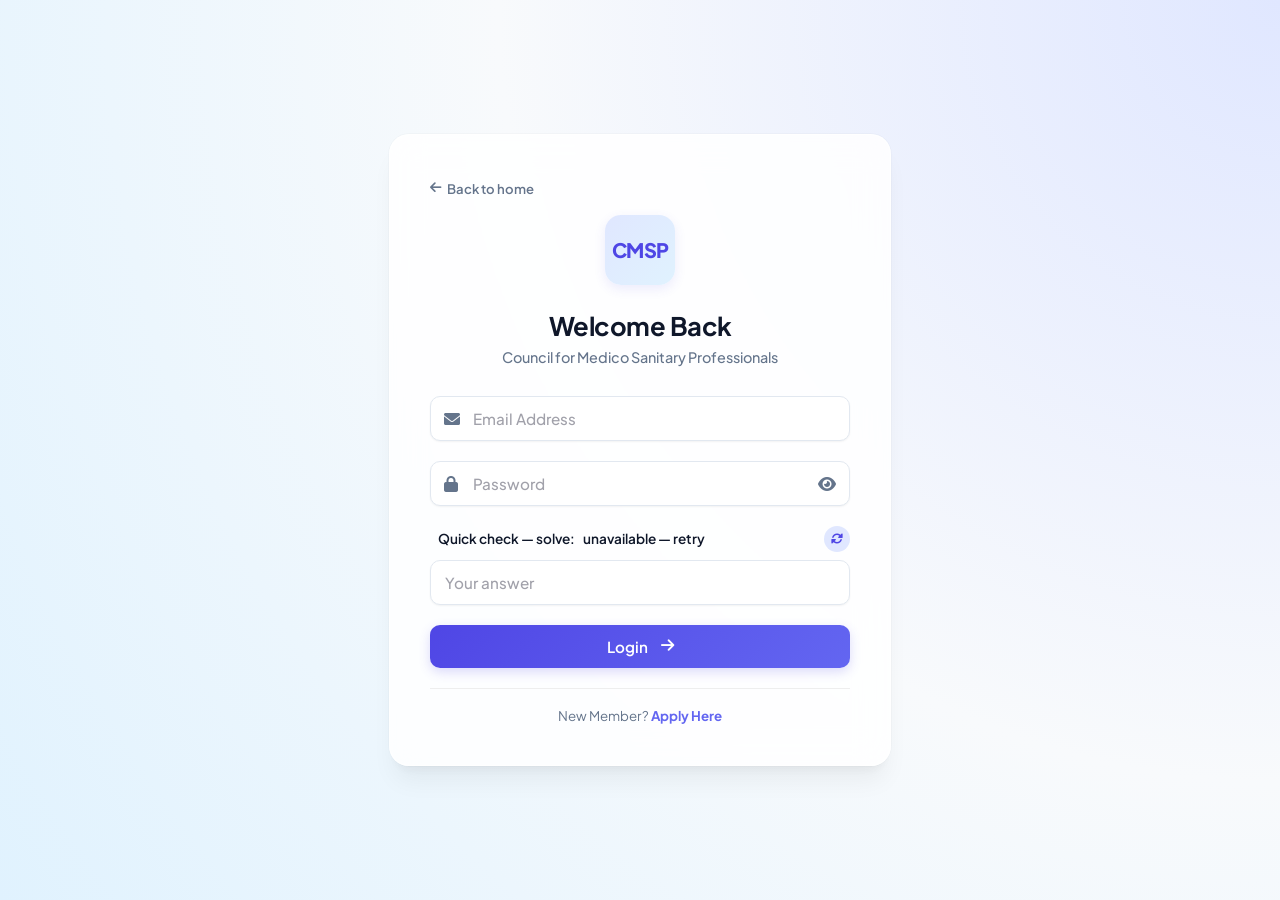
<file: login.html>
<!DOCTYPE html>
<html>
<head>
    <meta charset="UTF-8">
    <meta name="viewport" content="width=device-width, initial-scale=1, maximum-scale=1">
    <title>CMSP - Login</title>
    <link rel="icon" href="/uploads/cmsp.png" type="image/png">
    <link rel="stylesheet" href="css/auth.css">
    <link rel="stylesheet" href="https://cdnjs.cloudflare.com/ajax/libs/font-awesome/6.0.0/css/all.min.css">
</head>
<body>
    <div class="auth-card">
        <a href="index.html" class="auth-back"><i class="fas fa-arrow-left"></i> Back to home</a>
        <div class="auth-logo">CMSP</div>
        <div class="auth-header">
            <h2>Welcome Back</h2>
            <p>Council for Medico Sanitary Professionals</p>
        </div>
        <form id="loginForm" onsubmit="login(); return false;">
            <div class="form-group">
                <div class="input-icon">
                    <i class="fas fa-envelope"></i>
                    <input type="email" id="email" class="form-control" placeholder="Email Address" required>
                </div>
            </div>
            <div class="form-group">
                <div class="input-icon">
                    <i class="fas fa-lock"></i>
                    <input type="password" id="password" class="form-control" placeholder="Password" required>
                    <i class="fas fa-eye toggle-password" onclick="togglePassword('password',this)"></i>
                </div>
            </div>

            <div class="form-group captcha-group">
                <label for="captchaAnswer" class="captcha-label">
                    <i class="fas fa-shield-halved"></i>
                    Quick check — solve: <span id="captchaQuestion">loading…</span>
                    <button type="button" id="captchaRefresh" class="captcha-refresh" title="Get a new question" onclick="loadCaptcha()">
                        <i class="fas fa-rotate"></i>
                    </button>
                </label>
                <input type="text" id="captchaAnswer" class="form-control" inputmode="numeric" autocomplete="off" placeholder="Your answer" required>
            </div>

            <button type="submit" id="loginBtn" class="btn btn-primary btn-block" style="margin-top:10px;">
                Login <i class="fas fa-arrow-right" style="margin-left:5px;"></i>
            </button>
        </form>
        <p id="msg" style="color:red;margin-top:15px;text-align:center;"></p>
        <div style="margin-top:20px;border-top:1px solid #eee;padding-top:15px;text-align:center;">
            <small style="color:var(--text-light);">New Member? <a href="register.html" style="color:var(--secondary-color);text-decoration:none;font-weight:bold;">Apply Here</a></small>
        </div>
    </div>
    <script>
        function togglePassword(id, icon) {
            var x = document.getElementById(id);
            x.type = x.type==="password" ? "text" : "password";
            icon.classList.toggle("fa-eye"); icon.classList.toggle("fa-eye-slash");
        }

        function loadCaptcha() {
            document.getElementById('captchaQuestion').innerText = 'loading…';
            document.getElementById('captchaAnswer').value = '';
            fetch('php/get_captcha.php')
                .then(r => r.json())
                .then(d => { document.getElementById('captchaQuestion').innerText = d.question; })
                .catch(() => { document.getElementById('captchaQuestion').innerText = 'unavailable — retry'; });
        }
        loadCaptcha();

        function login() {
            var msg = document.getElementById('msg');
            var btn = document.getElementById('loginBtn');
            msg.innerText = '';
            btn.disabled = true; btn.innerHTML = 'Logging in...';

            fetch('php/login.php', {
                method:'POST', headers:{'Content-Type':'application/json'},
                body: JSON.stringify({
                    email: document.getElementById('email').value,
                    password: document.getElementById('password').value,
                    captcha: document.getElementById('captchaAnswer').value
                })
            })
            .then(r=>r.json())
            .then(data=>{
                btn.disabled = false; btn.innerHTML = 'Login <i class="fas fa-arrow-right" style="margin-left:5px;"></i>';
                if (data.status==='success') {
                    window.location.href = data.role==='member' ? 'dashboard_member.html' : 'dashboard_operator.html';
                } else {
                    msg.innerText = data.message;
                    if (data.refresh_captcha) loadCaptcha();
                }
            })
            .catch(()=>{
                btn.disabled = false; btn.innerHTML = 'Login <i class="fas fa-arrow-right" style="margin-left:5px;"></i>';
                msg.innerText = 'Connection error. Check server.';
                loadCaptcha();
            });
        }
    </script>
</body>
</html>
</file>
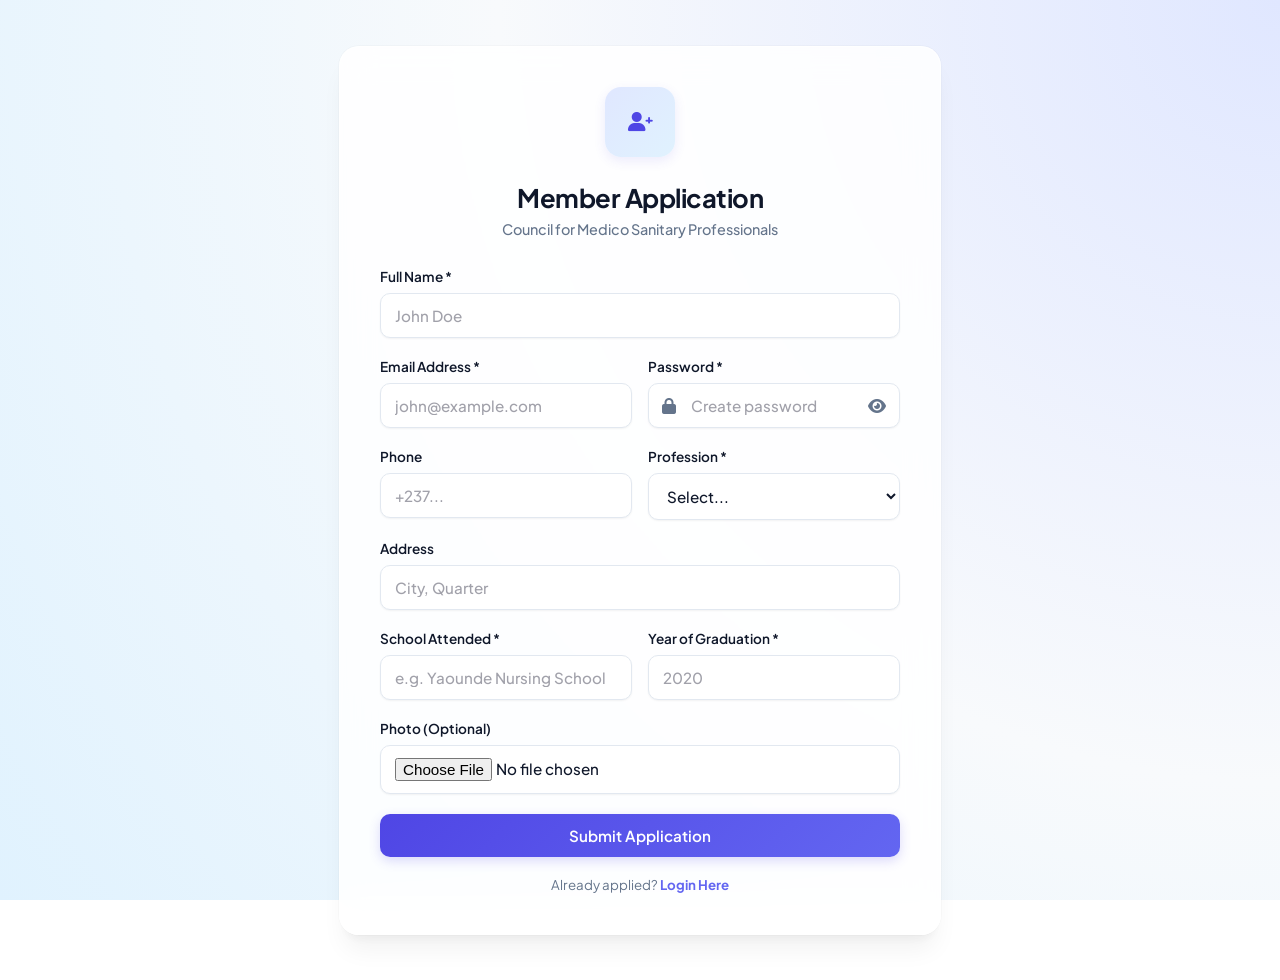
<file: register.html>
<!DOCTYPE html>
<html>
<head>
    <meta charset="UTF-8">
    <meta name="viewport" content="width=device-width, initial-scale=1, maximum-scale=1">
    <title>CMSP - New Application</title>
    <link rel="icon" href="/uploads/cmsp.png" type="image/png">
    <link rel="stylesheet" href="css/auth.css">
    <link rel="stylesheet" href="https://cdnjs.cloudflare.com/ajax/libs/font-awesome/6.0.0/css/all.min.css">
    <style>
        .success-overlay {
            display: none;
            position: fixed;
            inset: 0;
            background: rgba(15, 23, 42, 0.45);
            backdrop-filter: blur(6px);
            -webkit-backdrop-filter: blur(6px);
            z-index: 2000;
            justify-content: center;
            align-items: center;
            animation: fadeInOverlay 0.2s ease-out;
        }
        .success-overlay.active { display: flex; }
        @keyframes fadeInOverlay { from { opacity: 0; } to { opacity: 1; } }
        .success-card {
            background: #ffffff;
            width: 380px;
            max-width: 90%;
            border-radius: 20px;
            padding: 36px 32px;
            text-align: center;
            box-shadow: var(--card-shadow);
            animation: slideUp 0.4s cubic-bezier(0.16, 1, 0.3, 1);
        }
        .success-icon {
            width: 64px;
            height: 64px;
            margin: 0 auto 18px;
            border-radius: 50%;
            background: linear-gradient(135deg, var(--success-color), #34d399);
            color: #fff;
            font-size: 1.6rem;
            display: flex;
            align-items: center;
            justify-content: center;
            box-shadow: 0 8px 18px rgba(16, 185, 129, 0.3);
        }
        .success-card h2 {
            font-size: 1.3rem;
            font-weight: 700;
            color: var(--text-dark);
            margin-bottom: 10px;
            letter-spacing: -0.4px;
        }
        .success-card p {
            font-size: 0.9rem;
            color: var(--text-light);
            line-height: 1.6;
            margin-bottom: 22px;
        }
    </style></head>
<body class="register-body">
    <div class="auth-card">
        <div class="auth-logo"><i class="fas fa-user-plus"></i></div>
        <div class="auth-header">
            <h2>Member Application</h2>
            <p>Council for Medico Sanitary Professionals</p>
        </div>
        <form id="regForm">
            <div class="form-group">
                <label>Full Name *</label>
                <input type="text" name="name" class="form-control" placeholder="John Doe" required>
            </div>
            <div class="form-row">
                <div class="form-group">
                    <label>Email Address *</label>
                    <input type="email" name="email" class="form-control" placeholder="john@example.com" required>
                </div>
                <div class="form-group">
                    <label>Password *</label>
                    <div class="input-icon">
                        <i class="fas fa-lock"></i>
                        <input type="password" name="password" id="regPassword" class="form-control" placeholder="Create password" required>
                        <i class="fas fa-eye toggle-password" onclick="togglePassword('regPassword',this)"></i>
                    </div>
                </div>
            </div>
            <div class="form-row">
                <div class="form-group">
                    <label>Phone</label>
                    <input type="text" name="phone" class="form-control" placeholder="+237...">
                </div>
                <div class="form-group">
                    <label>Profession *</label>
                    <select name="profession" class="form-control" required>
                        <option value="">Select...</option>
                        <option>Nurse</option><option>Lab Tech</option><option>Pharmacy Tech</option>
                        <option>Midwife</option><option>Imaging</option><option>Other</option>
                    </select>
                </div>
            </div>
            <div class="form-group">
                <label>Address</label>
                <input type="text" name="address" class="form-control" placeholder="City, Quarter">
            </div>
            <div class="form-row">
                <div class="form-group">
                    <label>School Attended *</label>
                    <input type="text" name="school" class="form-control" placeholder="e.g. Yaounde Nursing School" required>
                </div>
                <div class="form-group">
                    <label>Year of Graduation *</label>
                    <input type="number" name="year_graduation" class="form-control" placeholder="2020" required>
                </div>
            </div>
            <div class="form-group">
                <label>Photo (Optional)</label>
                <input type="file" name="photo" class="form-control">
            </div>
            <button type="submit" class="btn btn-primary btn-block">Submit Application</button>
        </form>
        <p id="resMsg" style="text-align:center;margin-top:15px;"></p>
        <div style="margin-top:15px;text-align:center;">
            <small style="color:var(--text-light);">Already applied? <a href="login.html" style="color:var(--secondary-color);text-decoration:none;font-weight:bold;">Login Here</a></small>
        </div>
    </div>

    <!-- Success Popup -->
    <div id="successModal" class="success-overlay">
        <div class="success-card">
            <div class="success-icon"><i class="fas fa-check"></i></div>
            <h2>Application Submitted!</h2>
            <p id="successText">Your membership application has been received.</p>
            <button class="btn btn-primary btn-block" onclick="closeSuccessModal()">Great, thanks!</button>
        </div>
    </div>

    <script>
        function togglePassword(id, icon) {
            var x = document.getElementById(id);
            x.type = x.type==="password" ? "text" : "password";
            icon.classList.toggle("fa-eye"); icon.classList.toggle("fa-eye-slash");
        }
        document.getElementById('regForm').addEventListener('submit', function(e) {
            e.preventDefault();
            var btn=this.querySelector('button[type="submit"]'), msg=document.getElementById('resMsg');
            btn.disabled=true; btn.innerHTML='Processing...';
            fetch('php/register.php', {method:'POST', body:new FormData(this)})
            .then(r=>r.json())
            .then(data=>{
                btn.disabled=false; btn.innerHTML='Submit Application';
                if(data.status==='success'){
                    msg.innerText='';
                    document.getElementById('successText').innerText = data.message;
                    document.getElementById('successModal').classList.add('active');
                    this.reset();
                } else {
                    msg.innerText=data.message;
                    msg.style.color='var(--danger-color)';
                }
            })
            .catch(()=>{ btn.disabled=false; btn.innerHTML='Submit Application'; msg.innerText='Connection error.'; msg.style.color='red'; });
        });

        function closeSuccessModal(){
            document.getElementById('successModal').classList.remove('active');
            window.location.href = 'login.html';
        }
    </script>
</body>
</html>
</file>
<file: css/style.css>
/* --- CSS/style.css --- */
/* Premium Light Theme for Dashboard and Member pages */

@import url('https://fonts.googleapis.com/css2?family=Plus+Jakarta+Sans:wght@300;400;500;600;700;800&display=swap');

:root {
    --primary-color: #4f46e5;       /* Indigo 600 */
    --secondary-color: #6366f1;     /* Indigo 500 */
    --accent-light: #e0e7ff;        /* Indigo 100 */
    --danger-color: #ef4444;        /* Red 500 */
    --success-color: #10b981;       /* Emerald 500 */
    --warning-color: #f59e0b;       /* Amber 500 */
    --bg-light: #f8fafc;            /* Slate 50 */
    --white: #ffffff;
    --text-dark: #0f172a;           /* Slate 900 */
    --text-light: #64748b;          /* Slate 500 */
    --border-color: #e2e8f0;        /* Slate 200 */
    --shadow: 0 4px 6px -1px rgba(0, 0, 0, 0.05), 0 2px 4px -2px rgba(0, 0, 0, 0.05);
    --shadow-md: 0 10px 15px -3px rgba(0, 0, 0, 0.05), 0 4px 6px -4px rgba(0, 0, 0, 0.05);
    --shadow-lg: 0 20px 25px -5px rgba(0, 0, 0, 0.05), 0 8px 10px -6px rgba(0, 0, 0, 0.05);
    --focus-ring: rgba(79, 70, 229, 0.15);
    --radius-sm: 6px;
    --radius-md: 10px;
    --radius-lg: 16px;
}

/* Reset */
* {
    box-sizing: border-box;
    margin: 0;
    padding: 0;
}

body { 
    font-family: 'Plus Jakarta Sans', sans-serif; 
    background: var(--bg-light); 
    color: var(--text-dark);
    line-height: 1.5;
    background-image: radial-gradient(at 0% 0%, rgba(224, 231, 255, 0.3) 0, transparent 50%),
                      radial-gradient(at 50% 0%, rgba(224, 242, 254, 0.3) 0, transparent 50%);
    background-attachment: fixed;
}

/* Header */
.main-header {
    background: rgba(255, 255, 255, 0.8);
    backdrop-filter: blur(12px);
    -webkit-backdrop-filter: blur(12px);
    box-shadow: var(--shadow);
    padding: 0 2rem;
    height: 70px;
    display: flex;
    align-items: center;
    justify-content: space-between;
    position: sticky;
    top: 0;
    z-index: 100;
    border-bottom: 1px solid var(--border-color);
}

.brand {
    display: flex;
    align-items: center;
    gap: 12px;
}

.brand-logo {
    width: 42px;
    height: 42px;
    flex-shrink: 0;
    background: linear-gradient(135deg, var(--primary-color), var(--secondary-color));
    color: var(--white);
    border-radius: var(--radius-md);
    display: flex;
    align-items: center;
    justify-content: center;
    font-weight: 800;
    font-size: 0.82rem;
    letter-spacing: -0.5px;
    line-height: 1;
    white-space: nowrap;
    box-shadow: 0 4px 10px rgba(79, 70, 229, 0.15);
}

.brand-text h1 {
    font-size: 1.25rem;
    color: var(--text-dark);
    margin: 0;
    font-weight: 700;
    letter-spacing: -0.5px;
}

.brand-text p {
    font-size: 0.72rem;
    color: var(--text-light);
    margin: 0;
    font-weight: 500;
}

.header-right {
    display: flex;
    align-items: center;
    gap: 16px;
}

.header-link {
    text-decoration: none;
    color: var(--text-light);
    font-weight: 600;
    font-size: 0.9rem;
    padding: 8px 16px;
    border-radius: var(--radius-md);
    transition: all 0.2s ease;
}

.header-link:hover {
    background: var(--accent-light);
    color: var(--primary-color);
}

.header-link.logout {
    color: var(--danger-color);
    background: #fef2f2;
}

.header-link.logout:hover {
    background: #fee2e2;
    color: #dc2626;
}

/* Notifications */
.notif-btn {
    position: relative;
    background: #f1f5f9;
    border: none;
    cursor: pointer;
    font-size: 1.2rem;
    color: var(--text-dark);
    padding: 10px;
    border-radius: var(--radius-md);
    transition: all 0.2s;
    display: flex;
    align-items: center;
    justify-content: center;
}

.notif-btn:hover {
    background: var(--accent-light);
    color: var(--primary-color);
}

.notif-badge {
    position: absolute;
    top: -2px;
    right: -2px;
    background: var(--danger-color);
    color: white;
    font-size: 0.65rem;
    padding: 2px 6px;
    border-radius: 50px;
    font-weight: 700;
    border: 2px solid var(--white);
}

.notif-dropdown {
    position: absolute;
    top: 60px;
    right: 0;
    width: 360px;
    background: var(--white);
    border-radius: var(--radius-lg);
    box-shadow: var(--shadow-lg);
    display: none;
    flex-direction: column;
    z-index: 200;
    border: 1px solid var(--border-color);
    overflow: hidden;
    animation: scaleIn 0.2s cubic-bezier(0.16, 1, 0.3, 1);
}

.notif-dropdown.active {
    display: flex;
}

@keyframes scaleIn {
    from {
        opacity: 0;
        transform: scale(0.95) translateY(-10px);
    }
    to {
        opacity: 1;
        transform: scale(1) translateY(0);
    }
}

.notif-header {
    padding: 16px 20px;
    border-bottom: 1px solid var(--border-color);
    font-weight: 700;
    color: var(--text-dark);
    font-size: 0.95rem;
    background: #fafafa;
}

.notif-item {
    padding: 16px 20px;
    border-bottom: 1px solid #f1f5f9;
    cursor: pointer;
    transition: background 0.2s;
}

.notif-item:hover {
    background: #f8fafc;
}

/* Dashboard Layout */
.dashboard-container {
    max-width: 1200px;
    margin: 2.5rem auto;
    padding: 0 1.5rem;
}

.table-card {
    background: var(--white);
    border-radius: var(--radius-lg);
    box-shadow: var(--shadow-md);
    border: 1px solid var(--border-color);
    overflow: hidden;
}

.toolbar {
    padding: 1.25rem 2rem;
    display: flex;
    justify-content: space-between;
    align-items: center;
    flex-wrap: wrap;
    gap: 1rem;
    border-bottom: 1px solid var(--border-color);
    background: #fafafa;
}

.toolbar h3 {
    color: var(--text-dark);
    font-size: 1.15rem;
    font-weight: 700;
    letter-spacing: -0.3px;
}

/* Table */
table {
    width: 100%;
    border-collapse: collapse;
}

thead {
    background: #f8fafc;
    border-bottom: 2px solid var(--border-color);
    color: var(--text-light);
    text-align: left;
}

th {
    padding: 16px 20px;
    font-size: 0.78rem;
    font-weight: 700;
    text-transform: uppercase;
    letter-spacing: 0.5px;
    color: var(--text-light);
}

tbody tr {
    border-bottom: 1px solid #f1f5f9;
    cursor: pointer;
    transition: all 0.2s ease;
}

tbody tr:hover {
    background: #f8fafc;
}

td {
    padding: 16px 20px;
    font-size: 0.92rem;
    vertical-align: middle;
    color: var(--text-dark);
}

.user-cell {
    display: flex;
    align-items: center;
    gap: 12px;
}

.user-cell img {
    width: 40px;
    height: 40px;
    border-radius: 50%;
    object-fit: cover;
    border: 2px solid var(--border-color);
    box-shadow: 0 2px 4px rgba(0,0,0,0.05);
}

/* Modals */
.modal-overlay {
    position: fixed;
    top: 0;
    left: 0;
    width: 100%;
    height: 100%;
    background: rgba(15, 23, 42, 0.4);
    backdrop-filter: blur(8px);
    -webkit-backdrop-filter: blur(8px);
    display: none;
    justify-content: center;
    align-items: center;
    z-index: 1000;
    animation: fadeIn 0.25s ease-out;
}

.modal-card {
    background: var(--white);
    width: 600px;
    max-width: 95%;
    border-radius: var(--radius-lg);
    overflow: hidden;
    box-shadow: var(--shadow-lg);
    border: 1px solid var(--border-color);
    animation: modalSlideUp 0.3s cubic-bezier(0.16, 1, 0.3, 1);
}

@keyframes fadeIn {
    from { opacity: 0; }
    to { opacity: 1; }
}

@keyframes modalSlideUp {
    from {
        opacity: 0;
        transform: translateY(20px) scale(0.98);
    }
    to {
        opacity: 1;
        transform: translateY(0) scale(1);
    }
}

.modal-header {
    background: #ffffff;
    padding: 1.5rem 2rem;
    color: var(--text-dark);
    display: flex;
    justify-content: space-between;
    align-items: center;
    border-bottom: 1px solid var(--border-color);
}

.modal-header h2 {
    font-size: 1.25rem;
    font-weight: 700;
    letter-spacing: -0.4px;
}

.modal-close {
    background: #f1f5f9;
    border: none;
    color: var(--text-light);
    width: 32px;
    height: 32px;
    border-radius: 50%;
    cursor: pointer;
    font-size: 1.2rem;
    display: flex;
    align-items: center;
    justify-content: center;
    transition: all 0.2s;
}

.modal-close:hover {
    background: var(--accent-light);
    color: var(--primary-color);
}

.modal-body {
    padding: 2rem;
    max-height: 75vh;
    overflow-y: auto;
}

.modal-body::-webkit-scrollbar {
    width: 6px;
}
.modal-body::-webkit-scrollbar-thumb {
    background-color: var(--border-color);
    border-radius: 10px;
}

.modal-form label {
    display: block;
    font-size: 0.85rem;
    font-weight: 600;
    margin-bottom: 6px;
    color: var(--text-dark);
}

.modal-form input, 
.modal-form select {
    width: 100%;
    margin-bottom: 16px;
    padding: 11px 14px;
    border: 1px solid var(--border-color);
    border-radius: var(--radius-md);
    box-sizing: border-box;
    font-family: inherit;
    font-size: 0.95rem;
    transition: all 0.25s;
}

.modal-form input:focus,
.modal-form select:focus {
    border-color: var(--primary-color);
    outline: none;
    box-shadow: 0 0 0 3px var(--focus-ring);
}

/* Badges */
.badge {
    padding: 4px 12px;
    border-radius: 50px;
    font-size: 0.75rem;
    font-weight: 700;
    display: inline-flex;
    align-items: center;
    gap: 4px;
}

.badge-success {
    background: #e6fffa;
    color: #047857;
}

.badge-danger {
    background: #fef2f2;
    color: #b91c1c;
}

.badge-warning {
    background: #fffbeb;
    color: #b45309;
}

/* Profile & Utilities */
.profile-top {
    display: flex;
    gap: 20px;
    margin-bottom: 24px;
    align-items: center;
}

.profile-top img {
    width: 80px;
    height: 80px;
    border-radius: 50%;
    border: 3px solid var(--accent-light);
    box-shadow: 0 4px 10px rgba(0,0,0,0.05);
    object-fit: cover;
}

.profile-top h3 {
    font-size: 1.35rem;
    font-weight: 700;
    margin-bottom: 4px;
    letter-spacing: -0.3px;
}

.profile-top p {
    color: var(--text-light);
    font-size: 0.9rem;
    font-weight: 500;
}

.info-grid {
    display: grid;
    grid-template-columns: 1fr 1fr;
    gap: 16px;
    margin-bottom: 24px;
}

.info-box {
    background: #f8fafc;
    padding: 12px 16px;
    border-radius: var(--radius-md);
    border: 1px solid var(--border-color);
}

.info-box label {
    font-size: 0.75rem;
    color: var(--text-light);
    display: block;
    margin-bottom: 4px;
    font-weight: 600;
}

.info-box p {
    margin: 0;
    font-weight: 600;
    font-size: 0.95rem;
    display: flex;
    align-items: center;
    justify-content: space-between;
}

.action-divider {
    border-top: 1px solid var(--border-color);
    margin-top: 20px;
    padding-top: 20px;
}

.action-divider h4 {
    font-size: 0.95rem;
    font-weight: 700;
    margin-bottom: 12px;
}

/* Toast */
.toast {
    visibility: hidden;
    min-width: 300px;
    background-color: var(--text-dark);
    color: #fff;
    text-align: center;
    border-radius: var(--radius-md);
    padding: 16px 24px;
    position: fixed;
    z-index: 9999;
    left: 50%;
    transform: translateX(-50%);
    bottom: 30px;
    box-shadow: var(--shadow-lg);
    font-weight: 600;
    font-size: 0.92rem;
    transition: visibility 0s, opacity 0.3s ease-out, transform 0.3s ease-out;
    opacity: 0;
}

.toast.show {
    visibility: visible;
    opacity: 1;
    animation: toastFadeIn 0.3s ease-out forwards;
}

@keyframes toastFadeIn {
    from { bottom: 15px; opacity: 0; }
    to { bottom: 30px; opacity: 1; }
}

/* Floating Actions */
.support-fab {
    position: fixed;
    bottom: 24px;
    right: 24px;
    z-index: 999;
}

.support-fab a {
    display: flex;
    align-items: center;
    gap: 8px;
    background: linear-gradient(135deg, var(--primary-color), var(--secondary-color));
    color: white;
    padding: 12px 24px;
    border-radius: 50px;
    text-decoration: none;
    font-weight: 700;
    font-size: 0.92rem;
    box-shadow: 0 10px 15px -3px rgba(79, 70, 229, 0.3);
    transition: all 0.2s ease;
}

.support-fab a:hover {
    transform: translateY(-2px);
    box-shadow: 0 12px 20px -3px rgba(79, 70, 229, 0.4);
}

.chk-box {
    width: 18px;
    height: 18px;
    cursor: pointer;
    border-radius: 4px;
    border: 1px solid var(--border-color);
}

.filters {
    display: flex;
    gap: 8px;
    align-items: center;
    flex-wrap: wrap;
}

.filter-select {
    padding: 8px 12px;
    border: 1px solid var(--border-color);
    border-radius: var(--radius-sm);
    font-size: 0.88rem;
    font-family: inherit;
    font-weight: 600;
    color: var(--text-light);
    background: #ffffff;
    cursor: pointer;
    transition: all 0.2s;
}

.filter-select:focus {
    border-color: var(--primary-color);
    outline: none;
}

/* Buttons */
.btn {
    display: inline-flex;
    align-items: center;
    justify-content: center;
    padding: 10px 20px;
    border: none;
    border-radius: var(--radius-md);
    cursor: pointer;
    font-size: 0.88rem;
    font-weight: 600;
    font-family: inherit;
    transition: all 0.2s cubic-bezier(0.16, 1, 0.3, 1);
    gap: 6px;
}

.btn:active {
    transform: scale(0.98);
}

.btn-primary {
    background: linear-gradient(135deg, var(--primary-color), var(--secondary-color));
    color: white;
    box-shadow: 0 4px 10px rgba(79, 70, 229, 0.15);
}

.btn-primary:hover {
    box-shadow: 0 6px 14px rgba(79, 70, 229, 0.25);
    opacity: 0.95;
}

.btn-success {
    background: var(--success-color);
    color: white;
    box-shadow: 0 4px 10px rgba(16, 185, 129, 0.15);
}

.btn-success:hover {
    box-shadow: 0 6px 14px rgba(16, 185, 129, 0.25);
}

.btn-danger {
    background: var(--danger-color);
    color: white;
    box-shadow: 0 4px 10px rgba(239, 68, 68, 0.15);
}

.btn-danger:hover {
    box-shadow: 0 6px 14px rgba(239, 68, 68, 0.25);
}

.btn-outline {
    background: transparent;
    border: 1px solid var(--primary-color);
    color: var(--primary-color);
}

.btn-outline:hover {
    background: var(--accent-light);
}

.btn-info {
    background: #3b82f6;
    color: white;
    box-shadow: 0 4px 10px rgba(59, 130, 246, 0.15);
}

.btn-info:hover {
    box-shadow: 0 6px 14px rgba(59, 130, 246, 0.25);
}

.btn-warning {
    background: var(--warning-color);
    color: white;
    box-shadow: 0 4px 10px rgba(245, 158, 11, 0.15);
}

.btn-warning:hover {
    box-shadow: 0 6px 14px rgba(245, 158, 11, 0.25);
}

.btn-sm {
    padding: 6px 12px;
    font-size: 0.8rem;
    border-radius: var(--radius-sm);
}

@media (max-width: 768px) {
    .info-grid {
        grid-template-columns: 1fr;
    }
    .toolbar {
        flex-direction: column;
        align-items: stretch;
    }
}

/* ============================================================
   Mobile responsiveness
   ============================================================ */
.table-scroll { width: 100%; overflow-x: auto; -webkit-overflow-scrolling: touch; }

@media (max-width: 900px) {
    .stats-grid { grid-template-columns: repeat(2, 1fr) !important; }
}

@media (max-width: 768px) {
    .main-header { padding: 0 1rem; height: 62px; }
    .brand-text p { display: none; }
    .header-link { padding: 8px 12px; font-size: 0.85rem; }

    .dashboard-container { padding: 0 0.85rem; margin: 1.25rem auto; }

    .toolbar { padding: 1rem 1.1rem; flex-direction: column; align-items: stretch; }
    .toolbar > div { width: 100%; }
    .filters { width: 100%; }
    .filters input, .filters select { flex: 1 1 auto; min-width: 0; }

    table { min-width: 640px; }

    .modal-card { width: 94%; max-height: 88vh; }
    .modal-header { padding: 1.1rem 1.25rem; }
    .modal-body { padding: 1.25rem; max-height: 78vh; }

    .info-grid { grid-template-columns: 1fr; }

    .notif-dropdown { width: min(360px, 92vw); right: -8px; }

    .profile-top { flex-direction: column; text-align: center; }

    .action-divider div[style*="display:flex"] { justify-content: center; }
}

@media (max-width: 480px) {
    .stats-grid { grid-template-columns: 1fr !important; }
    .brand-logo { width: 36px; height: 36px; font-size: 1rem; }
    .brand-text h1 { font-size: 1.05rem; }
    .support-fab a span, .support-fab a { font-size: 0.85rem; padding: 10px 18px; }
    .btn-sm { padding: 6px 10px; font-size: 0.76rem; }
}
</file>
<file: css/landing.css>
/* --- CSS/landing.css --- */
/* Landing / marketing page for CMSP. Reuses the brand tokens from style.css
   (colors, radii, shadows) so it feels like the same product as the dashboards. */

.land-header {
    position: sticky;
    top: 0;
    z-index: 100;
    background: rgba(255,255,255,0.85);
    backdrop-filter: blur(12px);
    -webkit-backdrop-filter: blur(12px);
    border-bottom: 1px solid var(--border-color);
}

.land-nav {
    max-width: 1180px;
    margin: 0 auto;
    padding: 0 1.5rem;
    height: 72px;
    display: flex;
    align-items: center;
    justify-content: space-between;
}

.land-brand { display:flex; align-items:center; gap:12px; text-decoration:none; }
.land-brand .brand-logo { width:42px;height:42px;flex-shrink:0;background:linear-gradient(135deg,var(--primary-color),var(--secondary-color));color:#fff;border-radius:var(--radius-md);display:flex;align-items:center;justify-content:center;font-weight:800;font-size:0.82rem;letter-spacing:-0.5px;line-height:1;white-space:nowrap; }
.land-brand-text h1{ font-size:1.1rem;font-weight:800;color:var(--text-dark);margin:0;letter-spacing:-0.4px; }
.land-brand-text p{ font-size:0.68rem;color:var(--text-light);margin:0;font-weight:600;text-transform:uppercase;letter-spacing:0.6px; }

.land-links { display:flex; align-items:center; gap:6px; }
.land-links a.nav-link { text-decoration:none; color:var(--text-light); font-weight:600; font-size:0.9rem; padding:9px 14px; border-radius:var(--radius-md); transition:all .2s; }
.land-links a.nav-link:hover { background:var(--accent-light); color:var(--primary-color); }
.land-links a.btn { margin-left:6px; }

.land-menu-toggle { display:none; background:#f1f5f9; border:none; width:40px;height:40px;border-radius:var(--radius-md); font-size:1.1rem; color:var(--text-dark); cursor:pointer; }

/* Hero */
.hero {
    max-width: 1180px;
    margin: 0 auto;
    padding: 4.5rem 1.5rem 3rem;
    display: grid;
    grid-template-columns: 1.05fr 0.95fr;
    gap: 3rem;
    align-items: center;
}

.hero-eyebrow {
    display:inline-flex; align-items:center; gap:8px;
    background: var(--accent-light); color: var(--primary-color);
    font-size:0.78rem; font-weight:700; padding:6px 14px; border-radius:50px;
    margin-bottom:20px; letter-spacing:0.3px;
}

.hero h1 {
    font-size: 2.75rem;
    line-height: 1.12;
    font-weight: 800;
    letter-spacing: -1px;
    color: var(--text-dark);
    margin-bottom: 20px;
}
.hero h1 em { font-style:normal; color:var(--primary-color); }

.hero p.lead {
    font-size: 1.05rem;
    color: var(--text-light);
    line-height: 1.7;
    max-width: 480px;
    margin-bottom: 30px;
}

.hero-ctas { display:flex; gap:14px; flex-wrap:wrap; margin-bottom:38px; }

.hero-stats { display:flex; gap:2rem; flex-wrap:wrap; }
.hero-stats .stat b { display:block; font-size:1.6rem; font-weight:800; color:var(--text-dark); letter-spacing:-0.5px; }
.hero-stats .stat span { font-size:0.78rem; color:var(--text-light); font-weight:600; }

/* Signature element: a tilted digital membership card */
.card-stage { position:relative; height:380px; display:flex; align-items:center; justify-content:center; }

.id-card {
    width: 320px;
    border-radius: 20px;
    padding: 26px;
    background: linear-gradient(135deg, var(--primary-color) 0%, var(--secondary-color) 65%, #818cf8 100%);
    color: #fff;
    box-shadow: 0 30px 60px -15px rgba(79,70,229,0.45);
    transform: rotate(-6deg);
    position: relative;
}

.id-card::after {
    content:"";
    position:absolute; inset:0; border-radius:20px;
    background: radial-gradient(circle at 85% 10%, rgba(255,255,255,0.25), transparent 55%);
}

.id-card .id-top { display:flex; justify-content:space-between; align-items:flex-start; margin-bottom:28px; position:relative; }
.id-card .id-logo { font-weight:800; font-size:1.05rem; letter-spacing:-0.3px; }
.id-card .id-chip { width:34px;height:24px;border-radius:5px;background:rgba(255,255,255,0.35); }
.id-card .id-name { font-size:1.15rem; font-weight:700; margin-bottom:2px; position:relative; }
.id-card .id-role { font-size:0.78rem; opacity:0.85; margin-bottom:22px; position:relative; }
.id-card .id-foot { display:flex; justify-content:space-between; align-items:flex-end; font-size:0.68rem; opacity:0.85; position:relative; letter-spacing:0.4px; text-transform:uppercase; }
.id-card .id-status { background:rgba(255,255,255,0.22); padding:4px 10px; border-radius:50px; font-weight:700; }

.card-behind {
    position:absolute;
    width:320px; height:180px;
    border-radius:20px;
    background: #fff;
    border:1px solid var(--border-color);
    box-shadow: var(--shadow-lg);
    transform: rotate(8deg) translateY(40px);
    z-index:-1;
}

/* Section shell */
.land-section { max-width:1180px; margin:0 auto; padding:4rem 1.5rem; }
.land-section-head { max-width:640px; margin-bottom:2.5rem; }
.land-eyebrow { font-size:0.78rem; font-weight:700; color:var(--primary-color); text-transform:uppercase; letter-spacing:0.8px; margin-bottom:10px; display:block; }
.land-section-head h2 { font-size:1.9rem; font-weight:800; letter-spacing:-0.6px; color:var(--text-dark); margin-bottom:12px; }
.land-section-head p { color:var(--text-light); line-height:1.7; }

/* Feature grid */
.feature-grid { display:grid; grid-template-columns:repeat(3,1fr); gap:1.5rem; }
.feature-card { background:#fff; border:1px solid var(--border-color); border-radius:var(--radius-lg); padding:1.75rem; box-shadow:var(--shadow); transition:transform .2s, box-shadow .2s; }
.feature-card:hover { transform:translateY(-3px); box-shadow:var(--shadow-md); }
.feature-icon { width:46px;height:46px;border-radius:12px;background:var(--accent-light);color:var(--primary-color);display:flex;align-items:center;justify-content:center;font-size:1.15rem;margin-bottom:16px; }
.feature-card h3 { font-size:1.02rem; font-weight:700; margin-bottom:8px; color:var(--text-dark); }
.feature-card p { font-size:0.88rem; color:var(--text-light); line-height:1.6; }

/* Why section */
.why-wrap { display:grid; grid-template-columns:0.9fr 1.1fr; gap:3rem; align-items:center; background:#fff; border:1px solid var(--border-color); border-radius:var(--radius-lg); padding:2.5rem; box-shadow:var(--shadow); }
.why-list { list-style:none; padding:0; margin:0; display:flex; flex-direction:column; gap:1.4rem; }
.why-list li { display:flex; gap:14px; align-items:flex-start; }
.why-list li i { color:var(--success-color); background:#e6fffa; width:30px;height:30px;border-radius:50%;display:flex;align-items:center;justify-content:center; font-size:0.8rem; flex-shrink:0; margin-top:2px; }
.why-list li strong { display:block; color:var(--text-dark); font-size:0.95rem; margin-bottom:3px; }
.why-list li span { color:var(--text-light); font-size:0.85rem; line-height:1.55; }

.professions-panel { background:linear-gradient(145deg,#f8fafc,#eef2ff); border-radius:var(--radius-lg); padding:1.75rem; border:1px solid var(--border-color); }
.professions-panel h4 { font-size:0.85rem; text-transform:uppercase; letter-spacing:0.5px; color:var(--text-light); margin-bottom:14px; font-weight:700;}
.chip-row { display:flex; flex-wrap:wrap; gap:8px; }
.chip { background:#fff; border:1px solid var(--border-color); padding:7px 14px; border-radius:50px; font-size:0.83rem; font-weight:600; color:var(--text-dark); }

/* CTA banner */
.cta-banner { background: linear-gradient(135deg, var(--primary-color), var(--secondary-color)); border-radius:var(--radius-lg); padding:3.2rem 2.5rem; text-align:center; color:#fff; position:relative; overflow:hidden; }
.cta-banner::before { content:""; position:absolute; inset:0; background: radial-gradient(circle at 15% 20%, rgba(255,255,255,0.15), transparent 45%); }
.cta-banner h2 { font-size:1.8rem; font-weight:800; letter-spacing:-0.5px; margin-bottom:12px; position:relative; }
.cta-banner p { opacity:0.9; margin-bottom:26px; position:relative; }
.cta-banner .hero-ctas { justify-content:center; position:relative; }
.btn-white { background:#fff; color:var(--primary-color); box-shadow:0 4px 14px rgba(0,0,0,0.15); }
.btn-white:hover { opacity:0.92; }
.btn-ghost-white { background:transparent; border:1.5px solid rgba(255,255,255,0.6); color:#fff; }
.btn-ghost-white:hover { background:rgba(255,255,255,0.12); }

/* Footer */
.land-footer { background:#0f172a; color:#cbd5e1; padding:3.5rem 1.5rem 0; margin-top:2rem; }
.footer-inner { max-width:1180px; margin:0 auto; display:grid; grid-template-columns:1.4fr 1fr 1fr 1fr; gap:2.5rem; padding-bottom:2.5rem; }
.footer-brand { display:flex; align-items:center; gap:10px; margin-bottom:14px; }
.footer-brand span { font-weight:800; color:#fff; font-size:1.05rem; }
.footer-col h5 { color:#fff; font-size:0.82rem; text-transform:uppercase; letter-spacing:0.6px; margin-bottom:14px; }
.footer-col a { display:block; color:#94a3b8; text-decoration:none; font-size:0.87rem; margin-bottom:10px; transition:color .2s; }
.footer-col a:hover { color:#fff; }
.footer-desc { color:#94a3b8; font-size:0.87rem; line-height:1.7; max-width:320px; }

.footer-bottom { border-top:1px solid rgba(255,255,255,0.08); padding:1.4rem 0; max-width:1180px; margin:0 auto; display:flex; justify-content:space-between; align-items:center; flex-wrap:wrap; gap:10px; font-size:0.8rem; color:#64748b; }

.dev-credit { text-align:right; }
.dev-credit a { color:#a5b4fc; text-decoration:none; font-weight:600; }
.dev-credit a:hover { text-decoration:underline; }

/* ---------- Mobile ---------- */
@media (max-width: 900px) {
    .hero { grid-template-columns:1fr; padding-top:2.5rem; gap:2.5rem; text-align:left; }
    .card-stage { height:260px; }
    .id-card, .card-behind { width:260px; }
    .card-behind { height:150px; }
    .why-wrap { grid-template-columns:1fr; padding:1.75rem; }
    .feature-grid { grid-template-columns:1fr 1fr; }
    .footer-inner { grid-template-columns:1fr 1fr; }
}

@media (max-width: 640px) {
    .land-links { display:none; position:absolute; top:72px; left:0; right:0; background:#fff; flex-direction:column; align-items:stretch; padding:12px; border-bottom:1px solid var(--border-color); box-shadow:var(--shadow-md); }
    .land-links.open { display:flex; }
    .land-links a.nav-link { padding:12px 14px; }
    .land-links a.btn { margin-left:0; margin-top:6px; }
    .land-menu-toggle { display:flex; align-items:center; justify-content:center; }

    .hero h1 { font-size:2rem; }
    .hero p.lead { font-size:0.95rem; }
    .hero-stats { gap:1.4rem; }
    .hero-stats .stat b { font-size:1.3rem; }

    .feature-grid { grid-template-columns:1fr; }
    .land-section { padding:2.75rem 1.25rem; }
    .land-section-head h2 { font-size:1.5rem; }

    .cta-banner { padding:2.5rem 1.5rem; }
    .cta-banner h2 { font-size:1.4rem; }

    .footer-inner { grid-template-columns:1fr; padding-bottom:1.5rem; }
    .footer-bottom { flex-direction:column; text-align:center; }
    .dev-credit { text-align:center; }
}
</file>
<file: css/auth.css>
/* --- CSS/auth.css --- */
/* Premium Light Theme for Login and Register pages */

@import url('https://fonts.googleapis.com/css2?family=Plus+Jakarta+Sans:wght@300;400;500;600;700;800&display=swap');

:root {
    --primary-color: #4f46e5;       /* Indigo 600 */
    --secondary-color: #6366f1;     /* Indigo 500 */
    --accent-light: #e0e7ff;        /* Indigo 100 */
    --danger-color: #ef4444;        /* Red 500 */
    --success-color: #10b981;       /* Emerald 500 */
    --text-dark: #0f172a;           /* Slate 900 */
    --text-light: #64748b;          /* Slate 500 */
    --border-color: #e2e8f0;        /* Slate 200 */
    --focus-ring: rgba(79, 70, 229, 0.15);
    --card-shadow: 0 20px 25px -5px rgba(0, 0, 0, 0.05), 0 10px 10px -5px rgba(0, 0, 0, 0.04), 0 0 0 1px rgba(0, 0, 0, 0.02);
    --input-shadow: 0 1px 2px 0 rgba(0, 0, 0, 0.05);
}

/* 1. Layout & Background */
body {
    margin: 0;
    padding: 0;
    font-family: 'Plus Jakarta Sans', sans-serif;
    background: radial-gradient(circle at 100% 0%, #e0e7ff 0%, #f8fafc 50%, #e0f2fe 100%);
    background-attachment: fixed;
    height: 100vh;
    display: flex;
    justify-content: center;
    align-items: center;
    color: var(--text-dark);
}

body.register-body {
    height: auto;
    min-height: 100vh;
    padding: 40px 0;
}

/* 2. The Card Container */
.auth-card {
    background: rgba(255, 255, 255, 0.85);
    backdrop-filter: blur(16px);
    -webkit-backdrop-filter: blur(16px);
    padding: 40px;
    border-radius: 20px;
    box-shadow: var(--card-shadow);
    border: 1px solid rgba(255, 255, 255, 0.7);
    width: 420px;
    max-width: 90%;
    animation: slideUp 0.6s cubic-bezier(0.16, 1, 0.3, 1);
}

body.register-body .auth-card {
    width: 520px;
}

@keyframes slideUp {
    from {
        opacity: 0;
        transform: translateY(20px);
    }
    to {
        opacity: 1;
        transform: translateY(0);
    }
}

/* 3. Logo & Header */
.auth-logo {
    width: 70px;
    height: 70px;
    background: linear-gradient(135deg, #e0e7ff, #e0f2fe);
    color: var(--primary-color);
    border-radius: 16px;
    margin: 0 auto 24px;
    display: flex;
    align-items: center;
    justify-content: center;
    font-size: 20px;
    font-weight: 800;
    letter-spacing: -0.5px;
    line-height: 1;
    white-space: nowrap;
    box-shadow: 0 4px 12px rgba(79, 70, 229, 0.1);
    transition: transform 0.3s ease;
}

.auth-logo:hover {
    transform: scale(1.05) rotate(5deg);
}

.auth-header {
    text-align: center;
    margin-bottom: 30px;
}

.auth-header h2 {
    color: var(--text-dark);
    font-weight: 700;
    font-size: 1.6rem;
    margin: 0 0 6px 0;
    letter-spacing: -0.5px;
}

.auth-header p {
    color: var(--text-light);
    font-size: 0.9rem;
    margin: 0;
    font-weight: 500;
}

/* 4. Forms */
.form-group {
    margin-bottom: 20px;
}

.form-group label {
    display: block;
    margin-bottom: 8px;
    font-size: 0.85rem;
    font-weight: 600;
    color: var(--text-dark);
}

.form-control {
    width: 100%;
    padding: 12px 14px;
    border: 1px solid var(--border-color);
    border-radius: 10px;
    font-size: 0.95rem;
    font-family: inherit;
    font-weight: 500;
    background-color: #ffffff;
    color: var(--text-dark);
    box-shadow: var(--input-shadow);
    transition: all 0.25s ease;
    box-sizing: border-box;
}

.form-control:focus {
    border-color: var(--primary-color);
    outline: none;
    box-shadow: 0 0 0 4px var(--focus-ring), var(--input-shadow);
    background-color: #ffffff;
}

.form-control::placeholder {
    color: #a1a1aa;
}

/* Input Icon Wrapper */
.input-icon {
    position: relative;
}

/* Default Icon (Left side) */
.input-icon i {
    position: absolute;
    left: 14px;
    top: 15px;
    color: var(--text-light);
    font-size: 1rem;
    transition: color 0.25s;
}

.input-icon input:focus + i,
.input-icon input:focus ~ i {
    color: var(--primary-color);
}

/* Input field padding for left icon */
.input-icon input {
    padding-left: 42px;
}

/* Toggle Password Eye Icon (Right side) */
.toggle-password {
    left: auto !important;
    right: 14px !important;
    cursor: pointer;
    color: var(--text-light) !important;
    transition: color 0.25s;
    font-size: 1rem;
    top: 15px !important;
    z-index: 10;
}

.toggle-password:hover {
    color: var(--primary-color) !important;
}

/* Add right padding to password inputs so text doesn't go under the eye icon */
.input-icon input[type="password"],
.input-icon input[type="text"] {
    padding-right: 42px;
}

.form-row {
    display: flex;
    gap: 16px;
}

.form-row .form-group {
    flex: 1;
}

/* 5. Buttons */
.btn {
    display: inline-flex;
    align-items: center;
    justify-content: center;
    padding: 12px 24px;
    border: none;
    border-radius: 10px;
    cursor: pointer;
    font-size: 0.95rem;
    font-family: inherit;
    font-weight: 600;
    text-align: center;
    transition: all 0.2s cubic-bezier(0.16, 1, 0.3, 1);
    gap: 8px;
}

.btn-block {
    width: 100%;
    display: flex;
}

.btn-primary {
    background: linear-gradient(135deg, var(--primary-color), var(--secondary-color));
    color: #ffffff;
    box-shadow: 0 4px 12px rgba(79, 70, 229, 0.2);
}

.btn-primary:hover {
    transform: translateY(-1px);
    box-shadow: 0 6px 16px rgba(79, 70, 229, 0.3);
    opacity: 0.95;
}

.btn-primary:active {
    transform: translateY(0);
}

.btn:disabled {
    opacity: 0.6;
    cursor: not-allowed;
}

/* 6. Responsive */
@media (max-width: 600px) {
    .form-row {
        flex-direction: column;
        gap: 0;
    }
    body.register-body .auth-card {
        width: 95%;
        padding: 24px;
    }
    .auth-card {
        padding: 24px;
    }
}
/* Back-to-home link + captcha widget (login page) */
.auth-back {
    display: inline-flex;
    align-items: center;
    gap: 6px;
    font-size: 0.82rem;
    font-weight: 600;
    color: var(--text-light);
    text-decoration: none;
    margin-bottom: 18px;
    transition: color 0.2s;
}
.auth-back:hover { color: var(--primary-color); }

.captcha-group .captcha-label {
    display: flex;
    align-items: center;
    gap: 8px;
    flex-wrap: wrap;
    font-size: 0.85rem;
    font-weight: 600;
    color: var(--text-dark);
    margin-bottom: 8px;
}
.captcha-group .captcha-label i.fa-shield-halved { color: var(--primary-color); }
.captcha-refresh {
    margin-left: auto;
    background: var(--accent-light);
    border: none;
    color: var(--primary-color);
    width: 26px;
    height: 26px;
    border-radius: 50%;
    cursor: pointer;
    font-size: 0.75rem;
    display: flex;
    align-items: center;
    justify-content: center;
    transition: background 0.2s;
}
.captcha-refresh:hover { background: #c7d2fe; }
</file>
